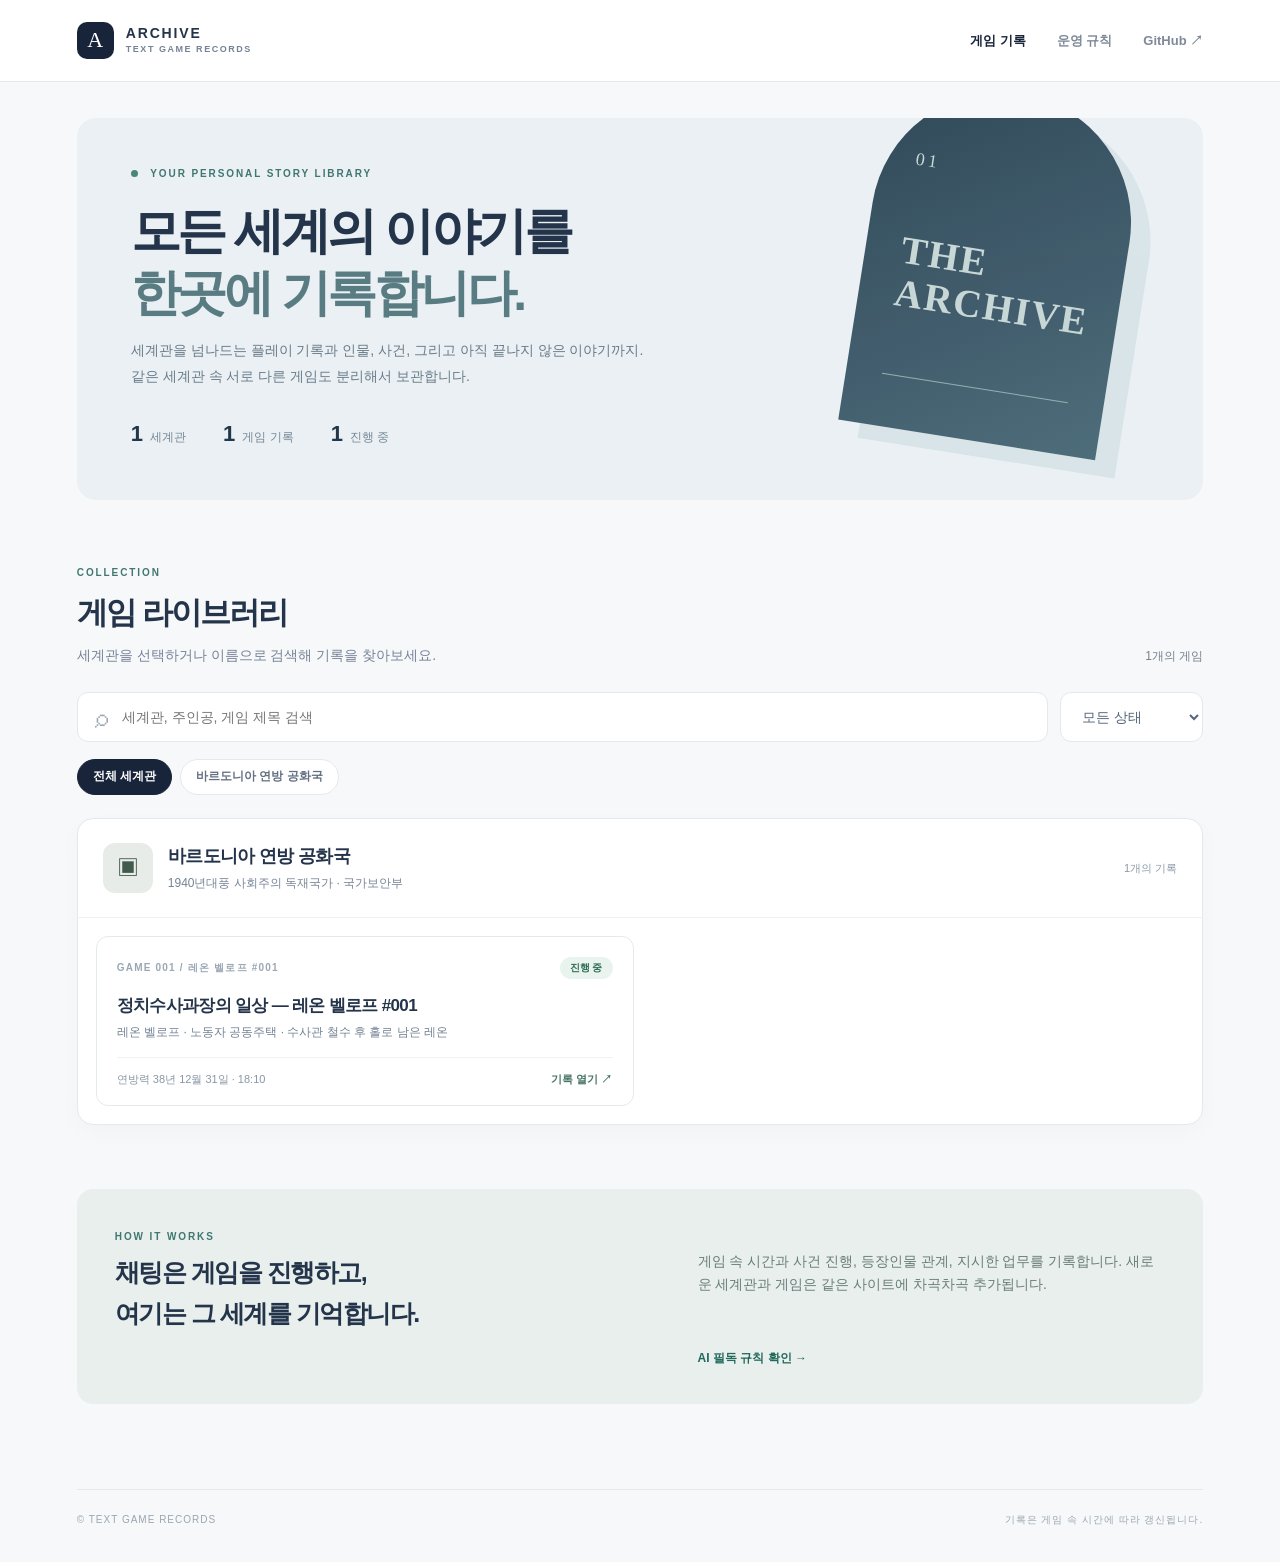
<file: index.html>
<!doctype html>
<html lang="ko"><head><meta charset="utf-8"><meta name="viewport" content="width=device-width,initial-scale=1">
<meta name="theme-color" content="#f6f7f8"><meta name="description" content="세계관별로 정리하는 텍스트게임 기록관">
<title>아카이브 | Text Game Records</title><link rel="stylesheet" href="./assets/site.css"></head>
<body data-page="library"><div class="site-shell">
<header class="site-header"><a class="brand" href="./index.html"><span class="brand-mark">A</span><span><b>ARCHIVE</b><small>TEXT GAME RECORDS</small></span></a>
<nav class="top-nav" aria-label="주 메뉴"><a class="active" href="./index.html">게임 기록</a><a href="./rules/index.html">운영 규칙</a><a href="https://github.com/tutle0123/text-game-records" target="_blank" rel="noopener noreferrer">GitHub ↗</a></nav></header>
<main class="library">
<section class="hero"><div class="hero-tag"><span class="tag-dot"></span> YOUR PERSONAL STORY LIBRARY</div><h1>모든 세계의 이야기를<br><em>한곳에 기록합니다.</em></h1>
<p>세계관을 넘나드는 플레이 기록과 인물, 사건, 그리고 아직 끝나지 않은 이야기까지. 같은 세계관 속 서로 다른 게임도 분리해서 보관합니다.</p>
<div class="hero-stat"><div><strong id="world-count">—</strong><span>세계관</span></div><div><strong id="game-count">—</strong><span>게임 기록</span></div><div><strong id="active-count">—</strong><span>진행 중</span></div></div>
<div class="hero-art" aria-hidden="true"><span>01</span><span>THE<br>ARCHIVE</span><i></i></div></section>
<section class="archive-section" id="collection"><div class="section-top"><div><span class="section-overline">COLLECTION</span><h2>게임 라이브러리</h2><p>세계관을 선택하거나 이름으로 검색해 기록을 찾아보세요.</p></div><span class="collection-count" id="count-summary">불러오는 중</span></div>
<div class="search-row"><label class="search-control"><span aria-hidden="true">⌕</span><input id="search" type="search" autocomplete="off" placeholder="세계관, 주인공, 게임 제목 검색" aria-label="게임 검색"></label><select id="status-filter" aria-label="게임 상태 필터"><option value="all">모든 상태</option><option value="진행 중">진행 중</option><option value="완료">완료</option><option value="보류">보류</option></select></div>
<div class="world-filters" id="world-filters" aria-label="세계관 필터"></div>
<div id="game-list" class="world-list"><div class="empty-state">게임 목록을 불러오는 중입니다.</div></div></section>
<section class="bottom-guide"><div><span class="section-overline">HOW IT WORKS</span><h2>채팅은 게임을 진행하고,<br>여기는 그 세계를 기억합니다.</h2></div><p>게임 속 시간과 사건 진행, 등장인물 관계, 지시한 업무를 기록합니다. 새로운 세계관과 게임은 같은 사이트에 차곡차곡 추가됩니다.</p><a href="./rules/reader.html?doc=ai-start">AI 필독 규칙 확인 <span aria-hidden="true">→</span></a></section>
</main><footer class="site-footer"><span>© TEXT GAME RECORDS</span><span>기록은 게임 속 시간에 따라 갱신됩니다.</span></footer></div>
<script src="./assets/site.js" defer></script></body></html>
</file>
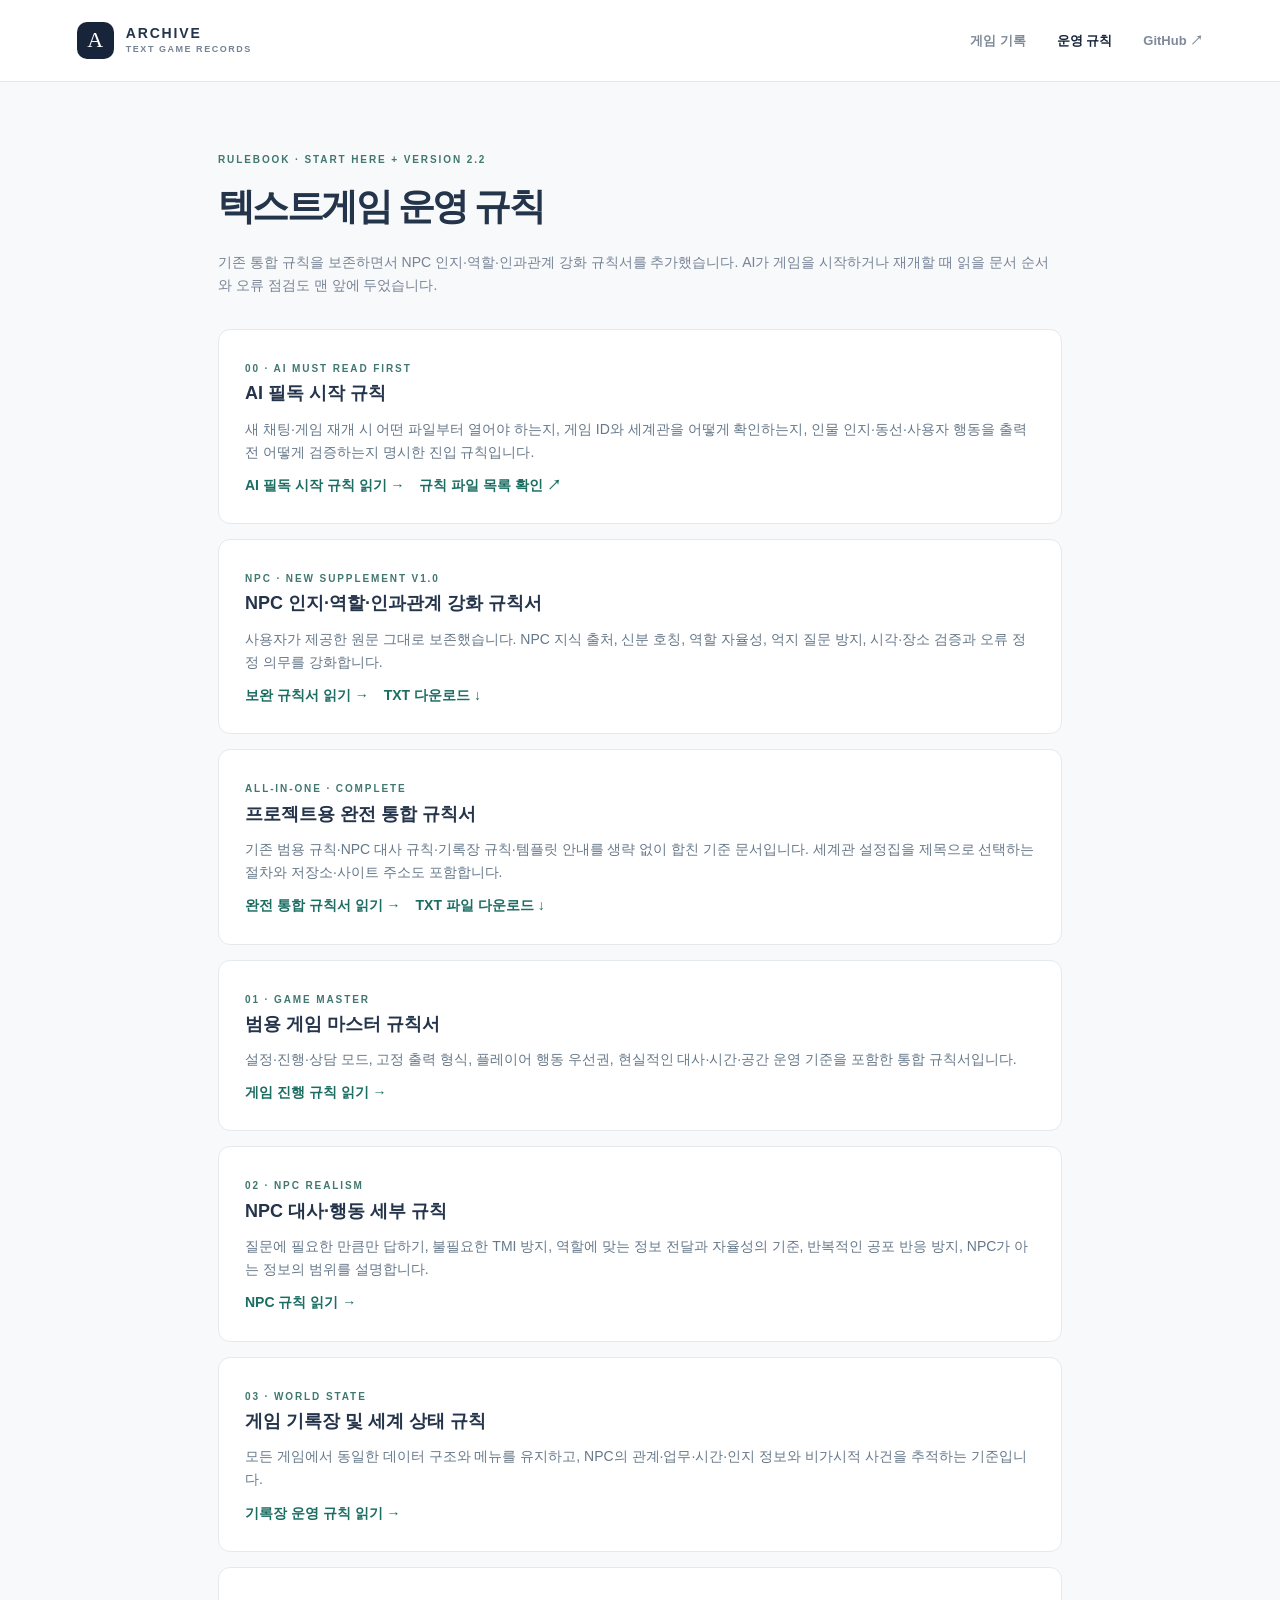
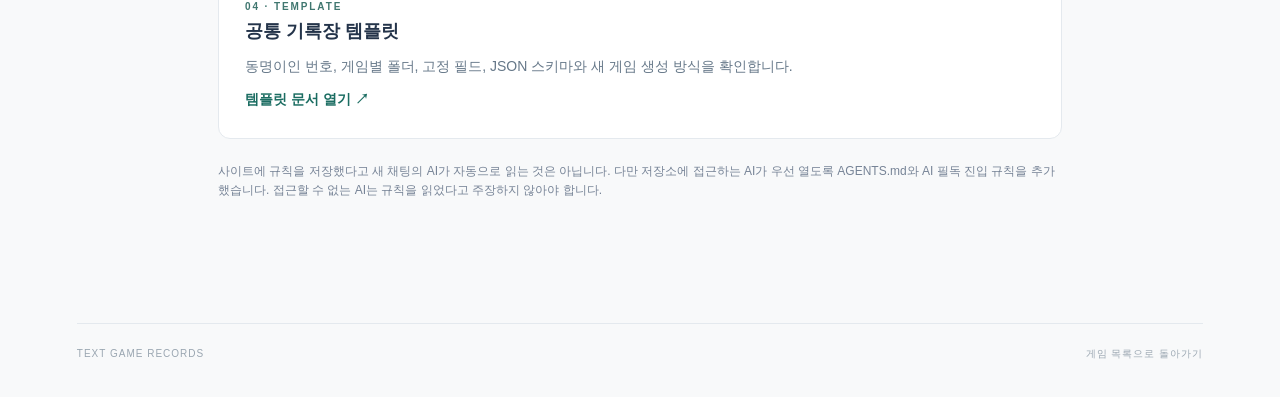
<file: rules/index.html>
<!doctype html><html lang="ko"><head><meta charset="utf-8"><meta name="viewport" content="width=device-width,initial-scale=1"><title>운영 규칙 | Text Game Records</title><link rel="stylesheet" href="../assets/site.css"></head><body data-page="rules"><div class="site-shell"><header class="site-header"><a class="brand" href="../index.html"><span class="brand-mark">A</span><span><b>ARCHIVE</b><small>TEXT GAME RECORDS</small></span></a><nav class="top-nav"><a href="../index.html">게임 기록</a><a class="active" href="./index.html">운영 규칙</a><a href="https://github.com/tutle0123/text-game-records" target="_blank" rel="noopener noreferrer">GitHub ↗</a></nav></header><main class="rules-main"><span class="section-overline">RULEBOOK · START HERE + VERSION 2.2</span><h1>텍스트게임 운영 규칙</h1><p class="lede">기존 통합 규칙을 보존하면서 NPC 인지·역할·인과관계 강화 규칙서를 추가했습니다. AI가 게임을 시작하거나 재개할 때 읽을 문서 순서와 오류 점검도 맨 앞에 두었습니다.</p><div class="rule-grid"><section class="rule-card"><span class="section-overline">00 · AI MUST READ FIRST</span><h2>AI 필독 시작 규칙</h2><p>새 채팅·게임 재개 시 어떤 파일부터 열어야 하는지, 게임 ID와 세계관을 어떻게 확인하는지, 인물 인지·동선·사용자 행동을 출력 전 어떻게 검증하는지 명시한 진입 규칙입니다.</p><a href="./reader.html?doc=ai-start">AI 필독 시작 규칙 읽기 →</a><a href="./manifest.json" style="display:inline-block;margin-left:15px">규칙 파일 목록 확인 ↗</a></section><section class="rule-card"><span class="section-overline">NPC · NEW SUPPLEMENT V1.0</span><h2>NPC 인지·역할·인과관계 강화 규칙서</h2><p>사용자가 제공한 원문 그대로 보존했습니다. NPC 지식 출처, 신분 호칭, 역할 자율성, 억지 질문 방지, 시각·장소 검증과 오류 정정 의무를 강화합니다.</p><a href="./reader.html?doc=npc-causality">보완 규칙서 읽기 →</a><a href="./npc-causality-v1.0.txt" download="NPC 인지·역할·인과관계 강화 규칙서 v1.0.txt" style="display:inline-block;margin-left:15px">TXT 다운로드 ↓</a></section><section class="rule-card"><span class="section-overline">ALL-IN-ONE · COMPLETE</span><h2>프로젝트용 완전 통합 규칙서</h2><p>기존 범용 규칙·NPC 대사 규칙·기록장 규칙·템플릿 안내를 생략 없이 합친 기준 문서입니다. 세계관 설정집을 제목으로 선택하는 절차와 저장소·사이트 주소도 포함합니다.</p><a href="./reader.html?doc=complete-rulebook">완전 통합 규칙서 읽기 →</a><a href="./complete-rulebook.txt" download="범용_텍스트게임_최종통합규칙서.txt" style="display:inline-block;margin-left:15px">TXT 파일 다운로드 ↓</a></section><section class="rule-card"><span class="section-overline">01 · GAME MASTER</span><h2>범용 게임 마스터 규칙서</h2><p>설정·진행·상담 모드, 고정 출력 형식, 플레이어 행동 우선권, 현실적인 대사·시간·공간 운영 기준을 포함한 통합 규칙서입니다.</p><a href="./reader.html?doc=game-rules">게임 진행 규칙 읽기 →</a></section><section class="rule-card"><span class="section-overline">02 · NPC REALISM</span><h2>NPC 대사·행동 세부 규칙</h2><p>질문에 필요한 만큼만 답하기, 불필요한 TMI 방지, 역할에 맞는 정보 전달과 자율성의 기준, 반복적인 공포 반응 방지, NPC가 아는 정보의 범위를 설명합니다.</p><a href="./reader.html?doc=npc-interaction">NPC 규칙 읽기 →</a></section><section class="rule-card"><span class="section-overline">03 · WORLD STATE</span><h2>게임 기록장 및 세계 상태 규칙</h2><p>모든 게임에서 동일한 데이터 구조와 메뉴를 유지하고, NPC의 관계·업무·시간·인지 정보와 비가시적 사건을 추적하는 기준입니다.</p><a href="./reader.html?doc=record-system">기록장 운영 규칙 읽기 →</a></section><section class="rule-card"><span class="section-overline">04 · TEMPLATE</span><h2>공통 기록장 템플릿</h2><p>동명이인 번호, 게임별 폴더, 고정 필드, JSON 스키마와 새 게임 생성 방식을 확인합니다.</p><a href="https://github.com/tutle0123/text-game-records/blob/main/templates/README.md" target="_blank" rel="noopener noreferrer">템플릿 문서 열기 ↗</a></section></div><p style="margin-top:23px;color:#768396;font-size:12px">사이트에 규칙을 저장했다고 새 채팅의 AI가 자동으로 읽는 것은 아닙니다. 다만 저장소에 접근하는 AI가 우선 열도록 AGENTS.md와 AI 필독 진입 규칙을 추가했습니다. 접근할 수 없는 AI는 규칙을 읽었다고 주장하지 않아야 합니다.</p></main><footer class="site-footer"><span>TEXT GAME RECORDS</span><a href="../index.html">게임 목록으로 돌아가기</a></footer></div></body></html>
</file>
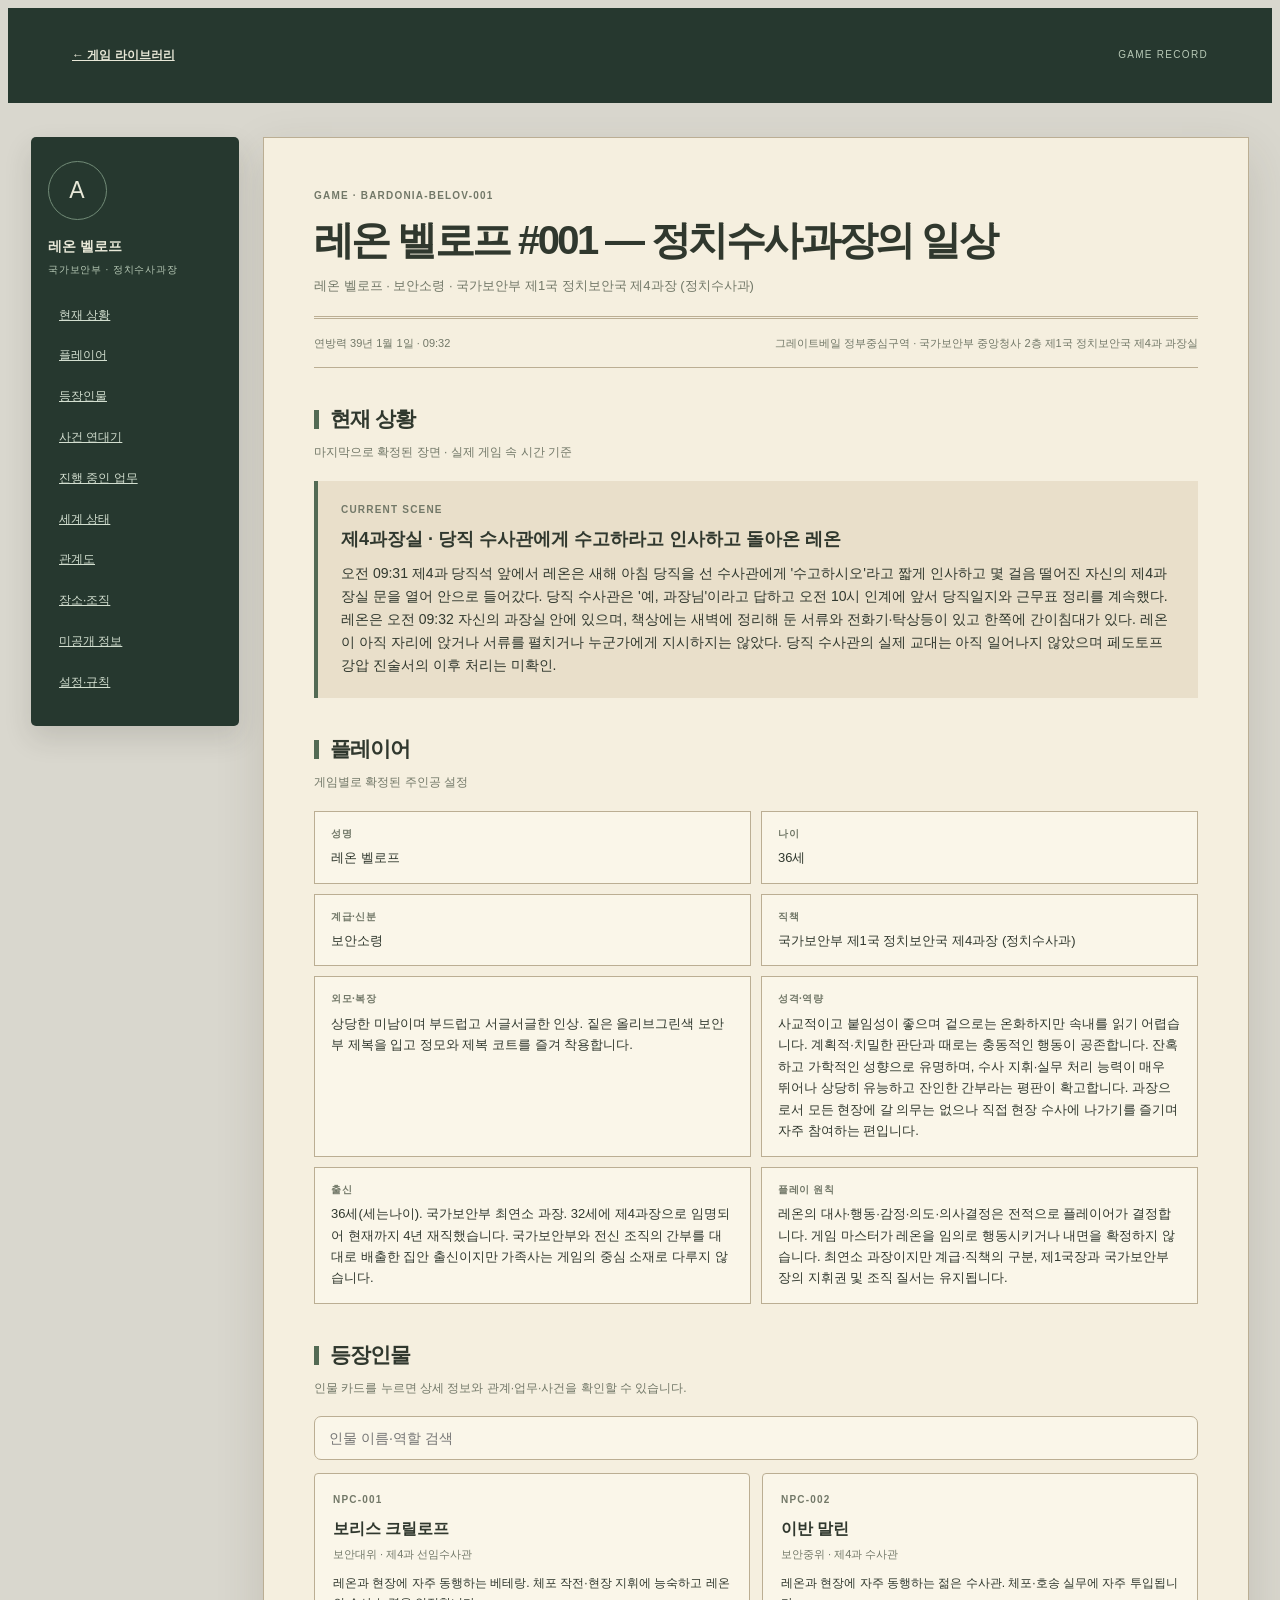
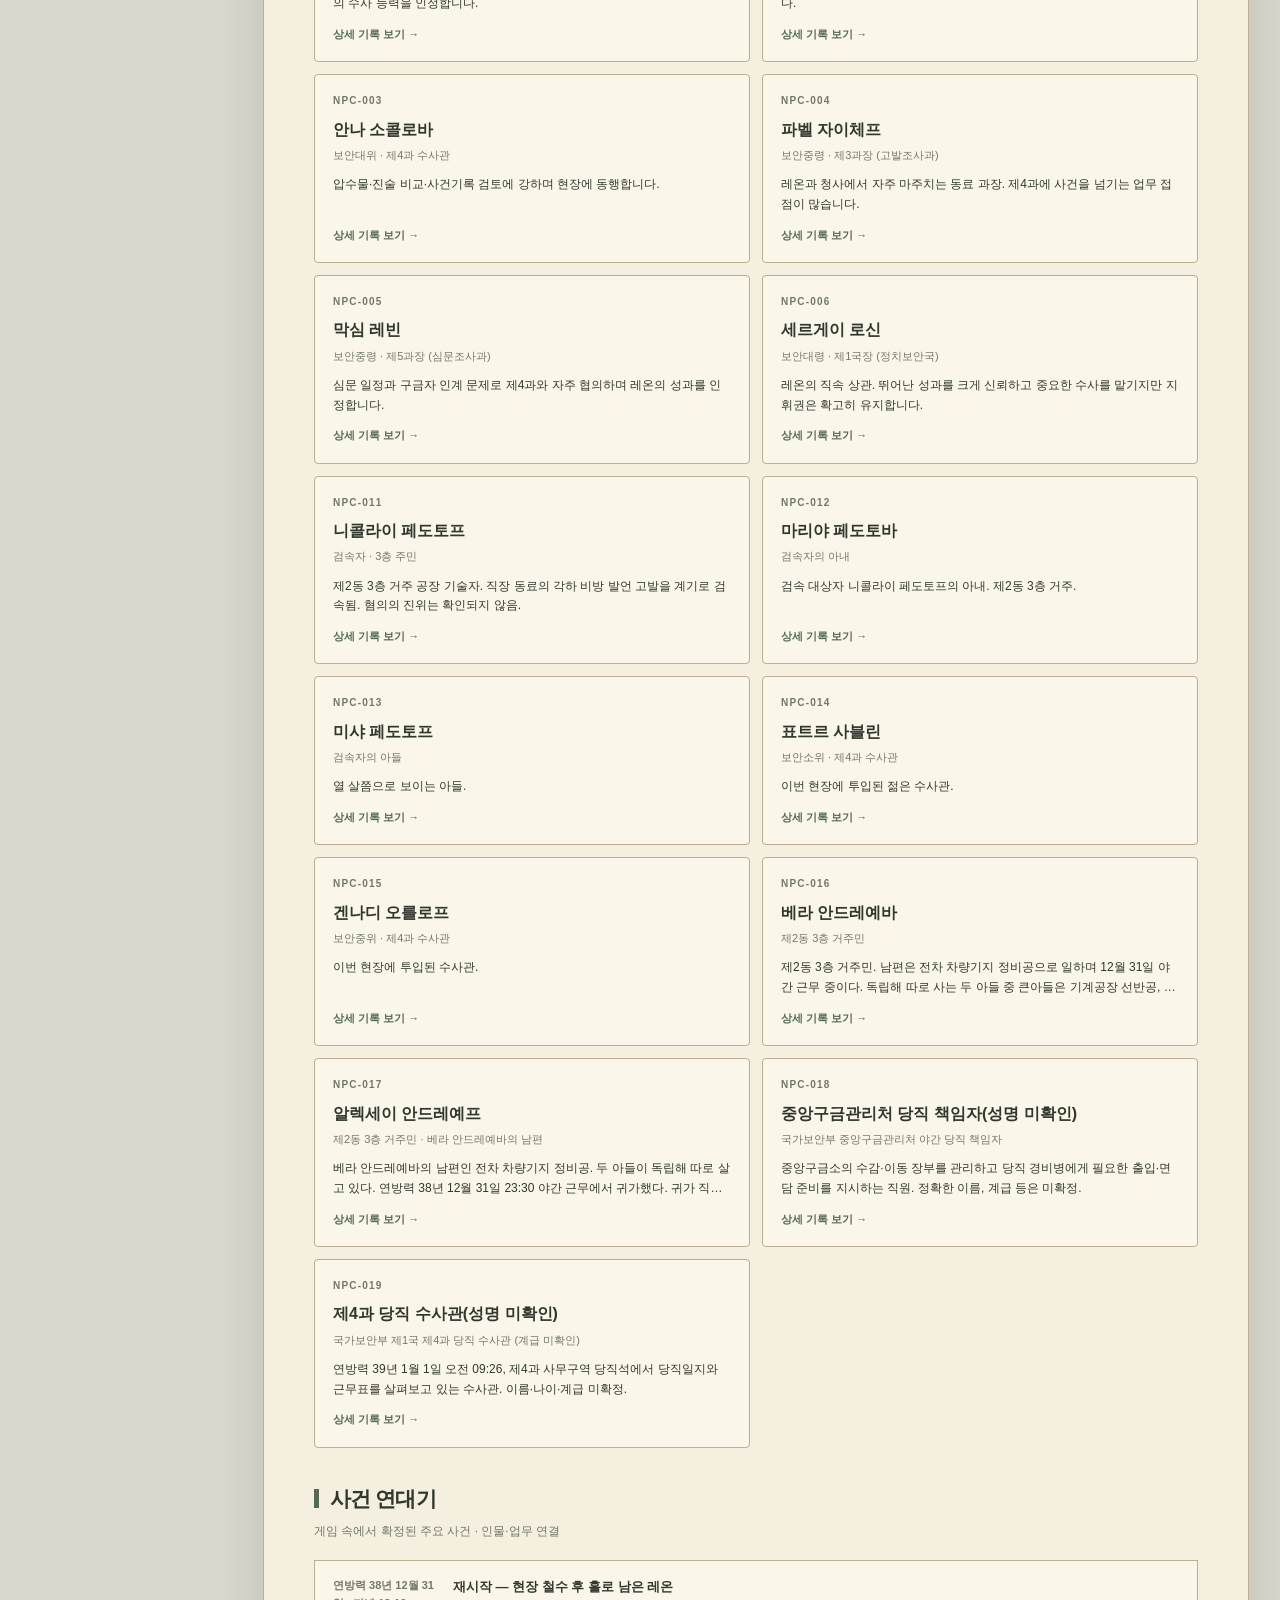
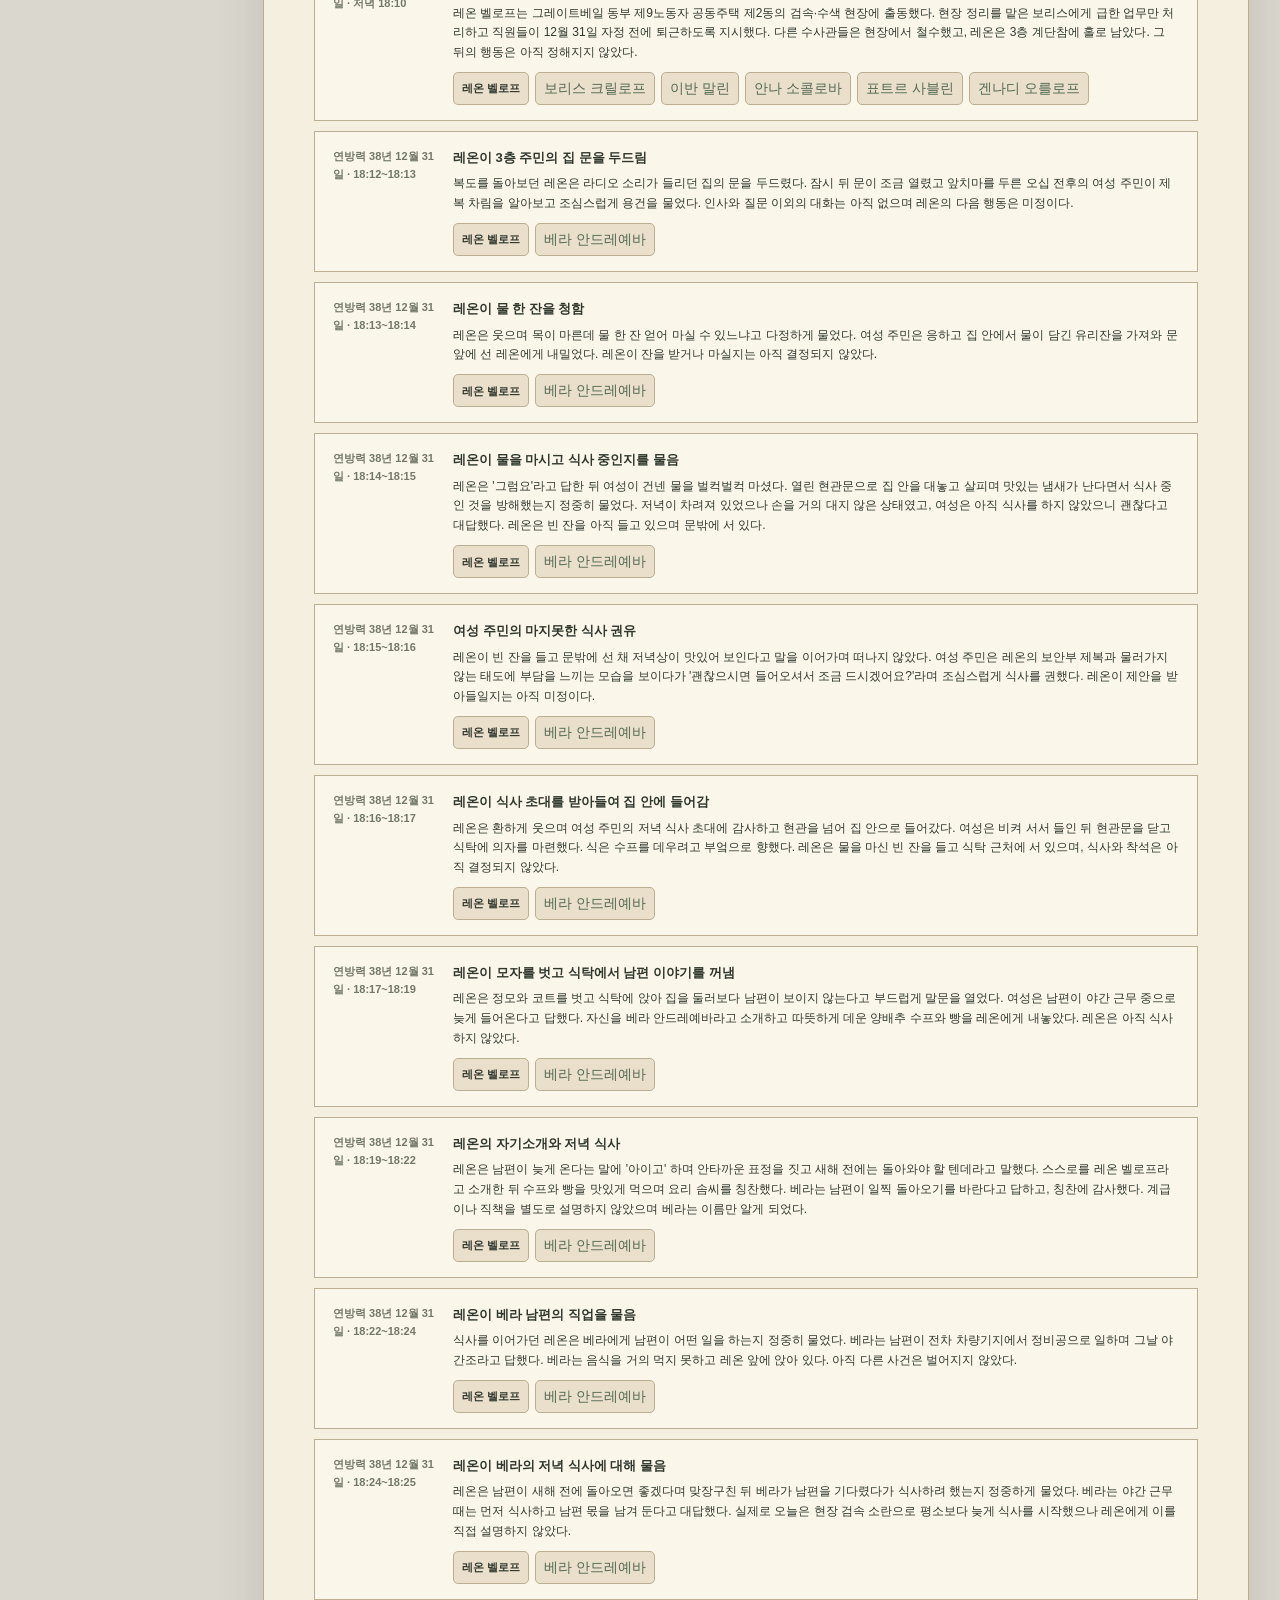
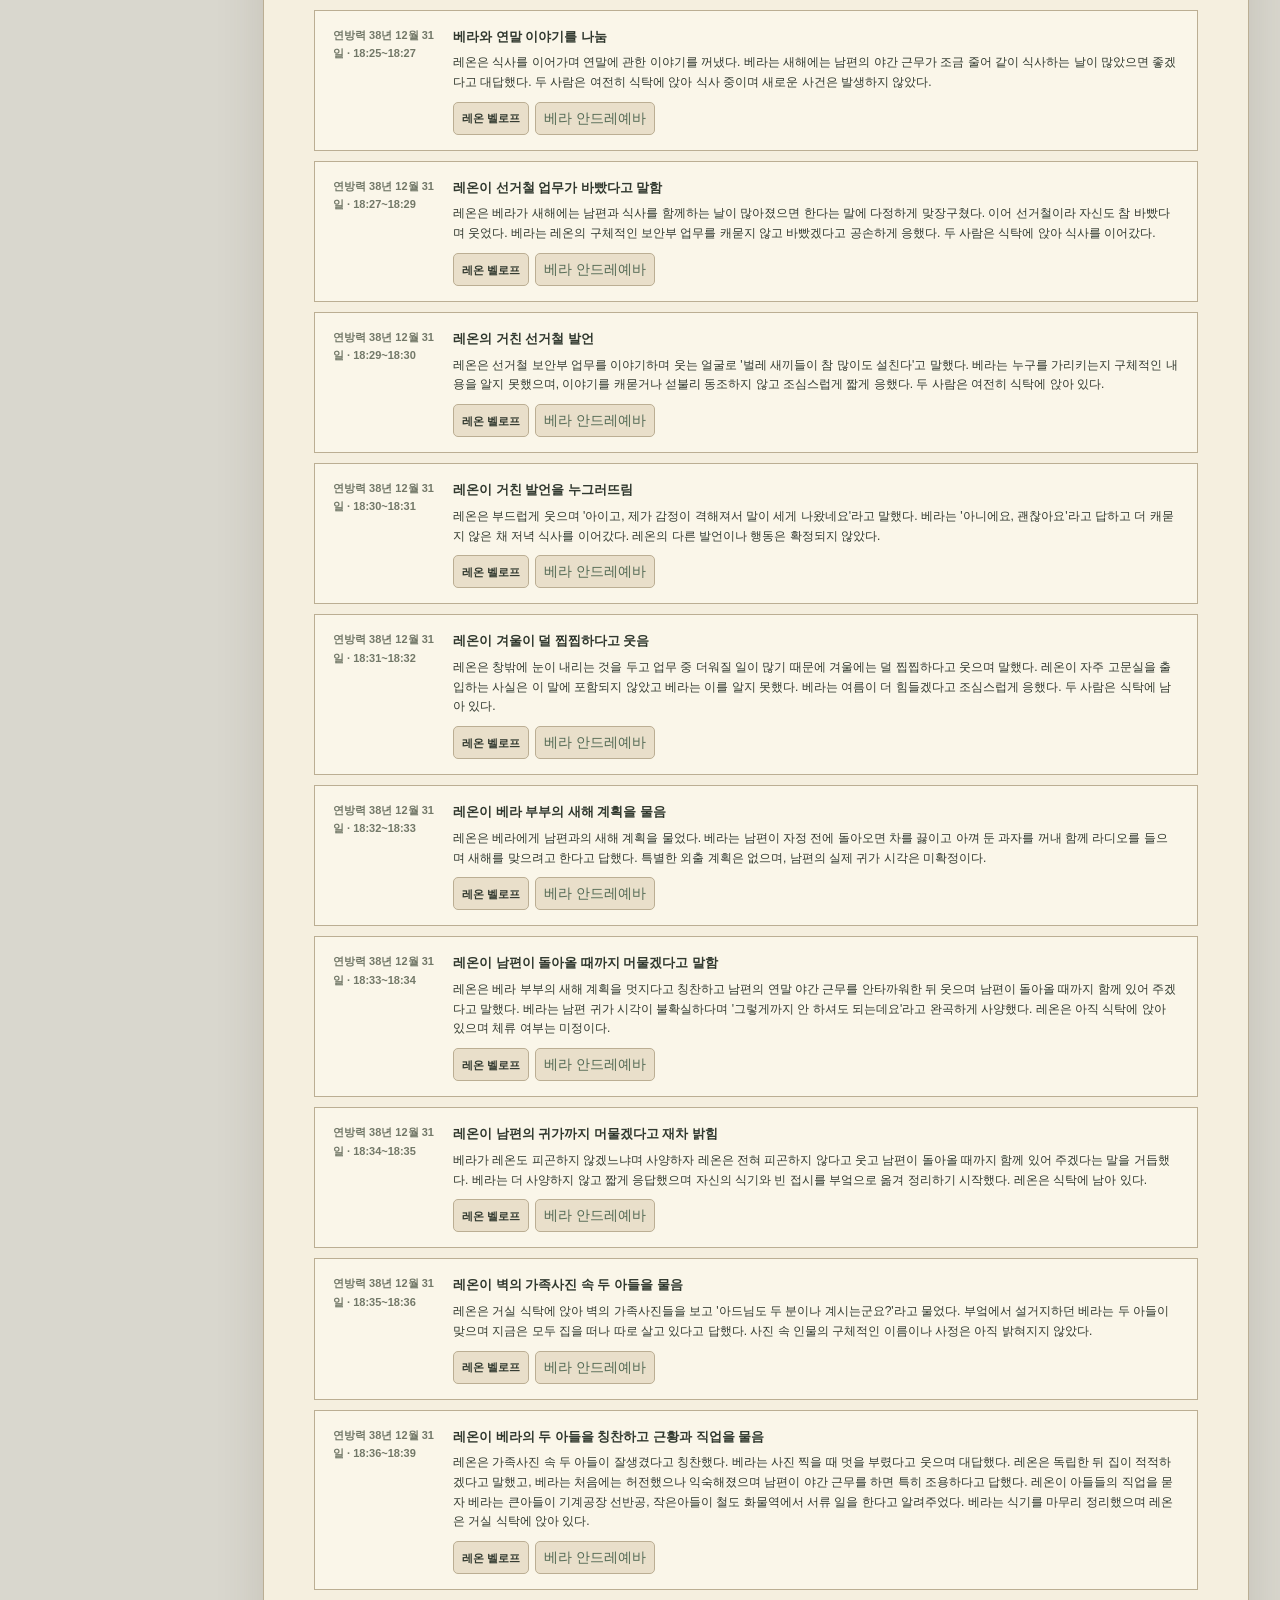
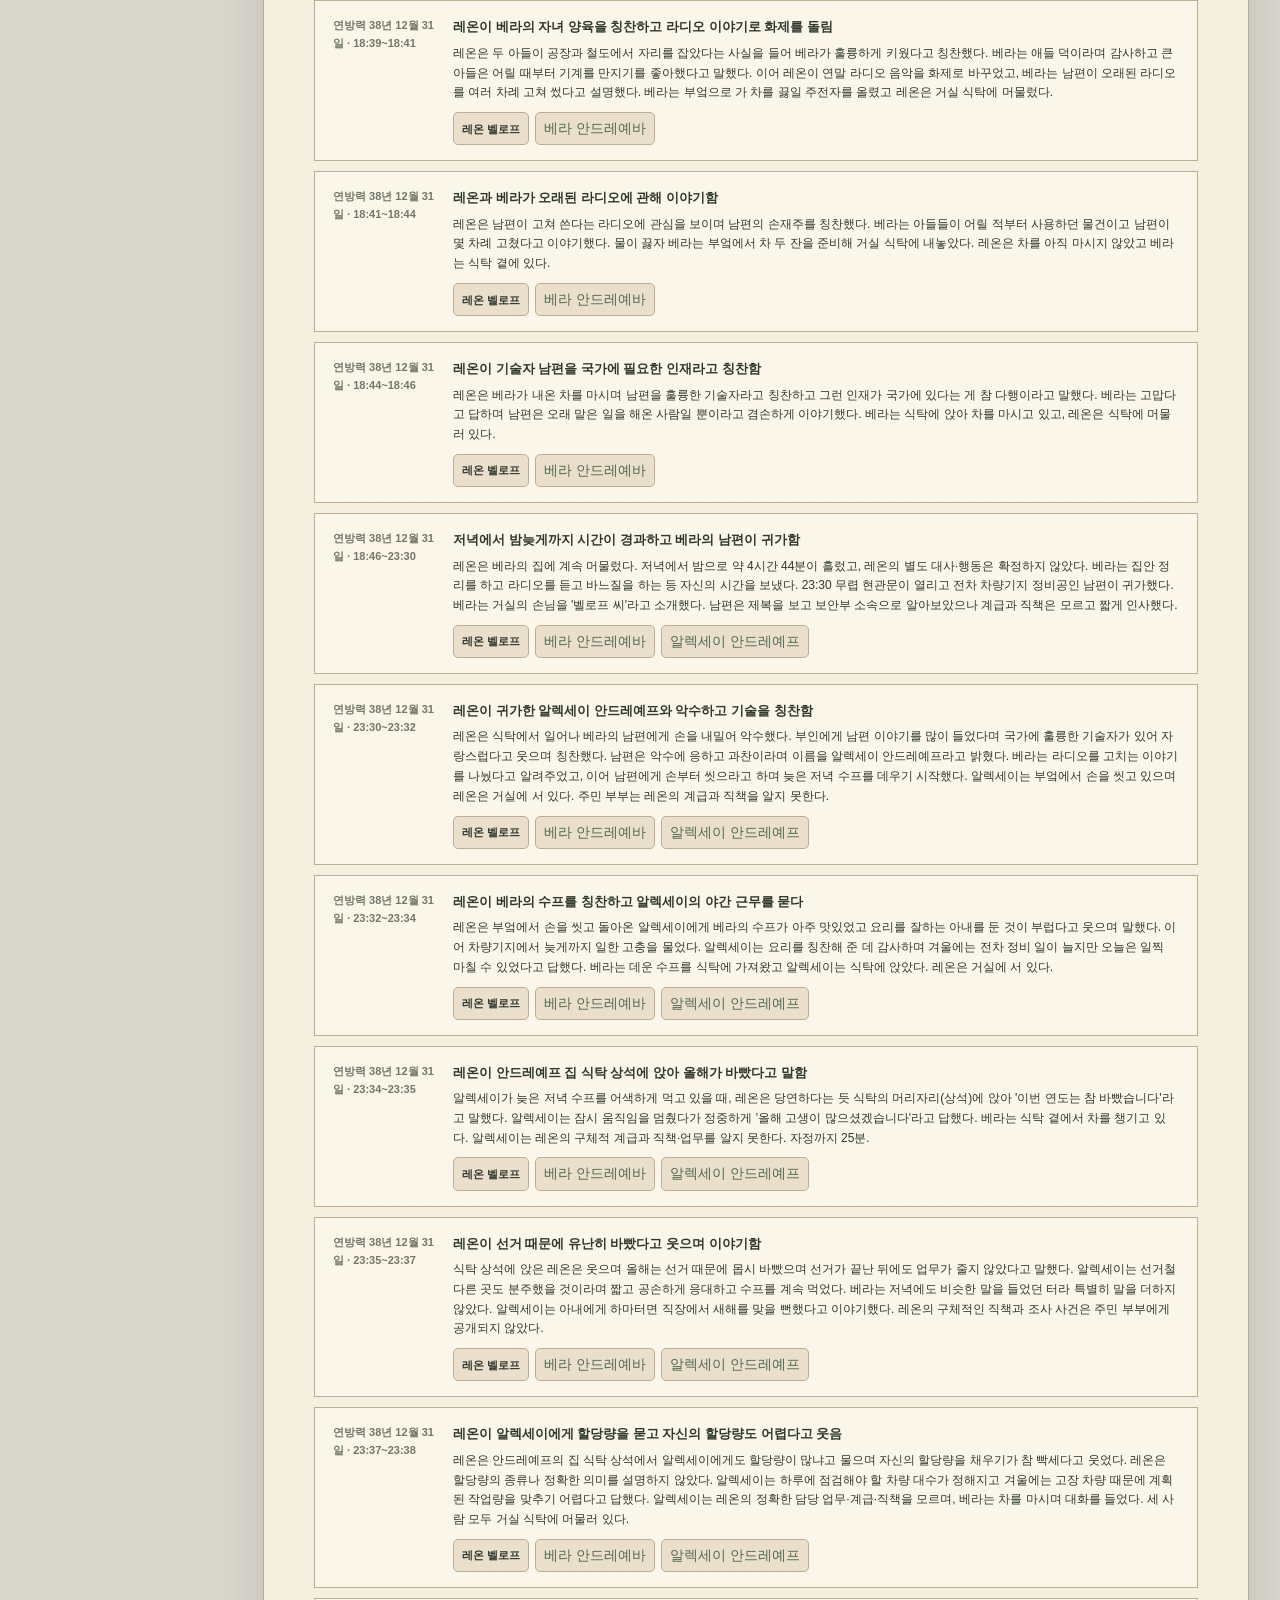
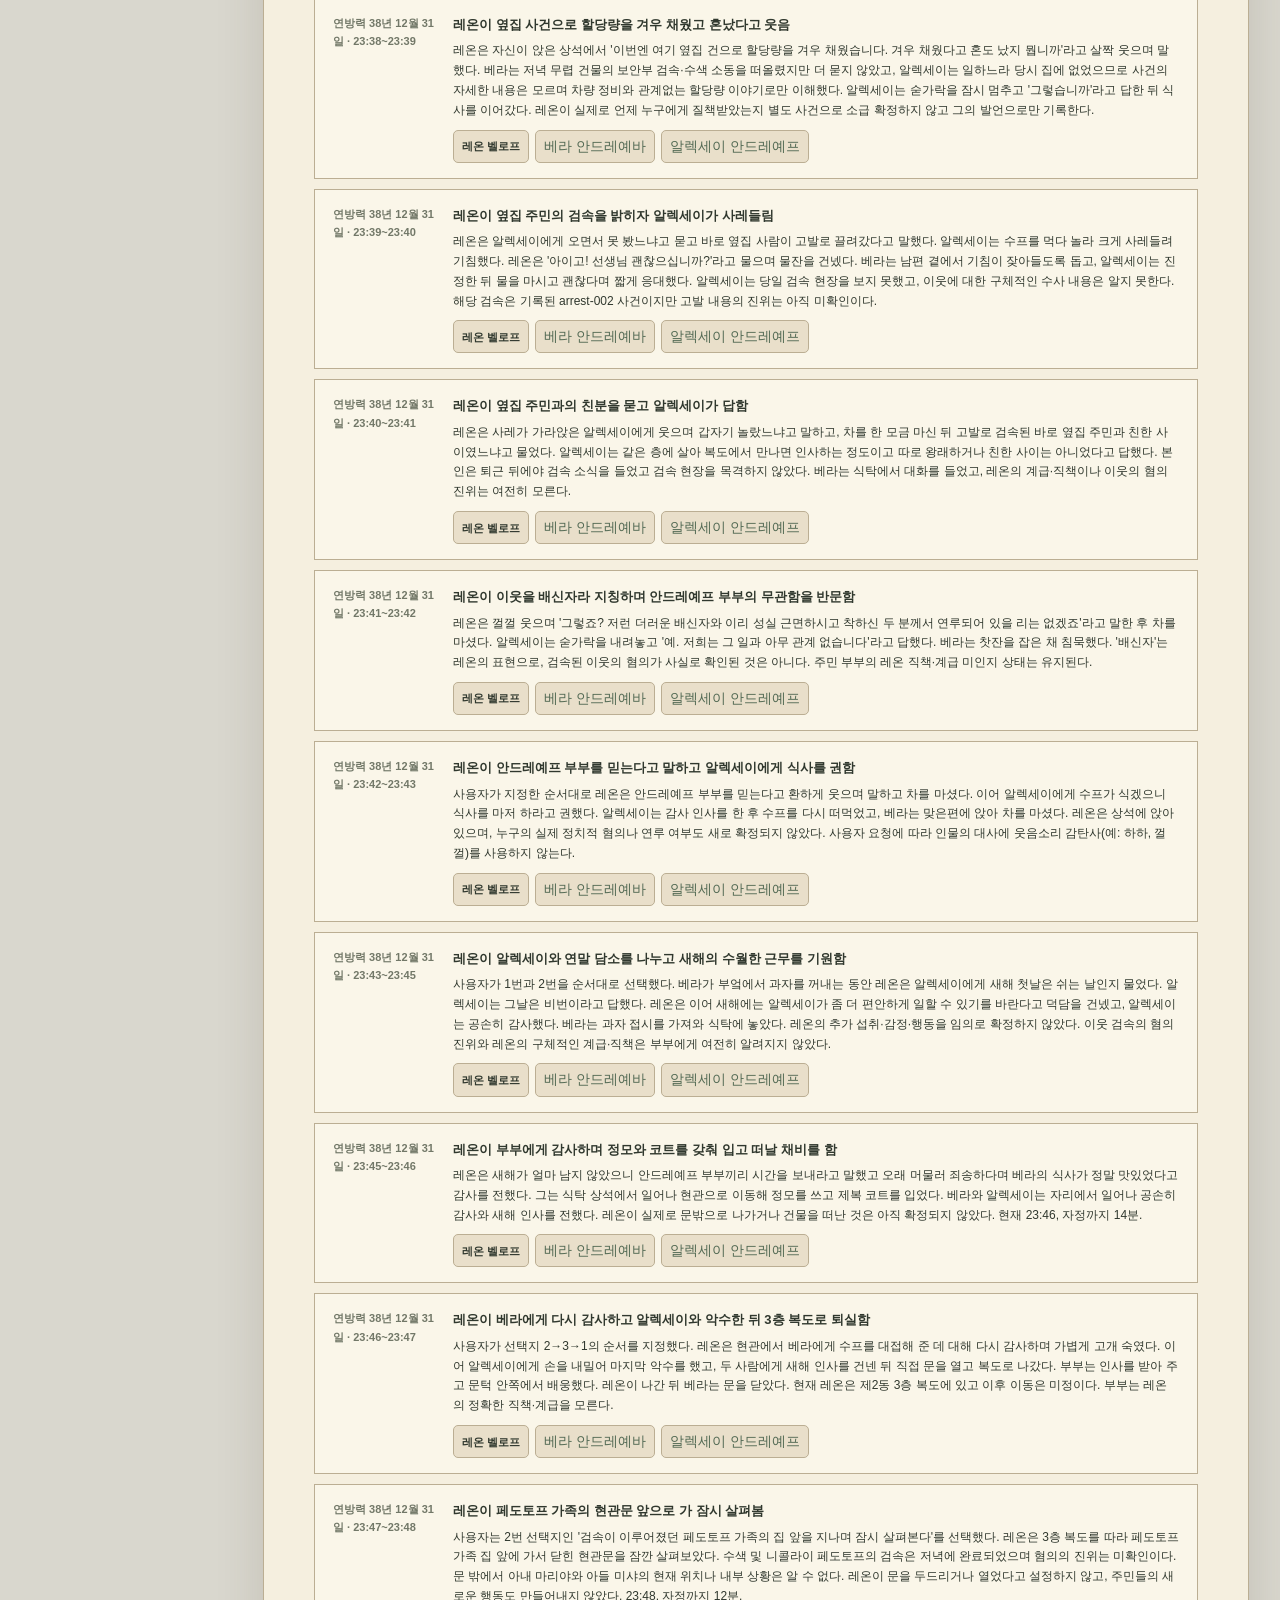
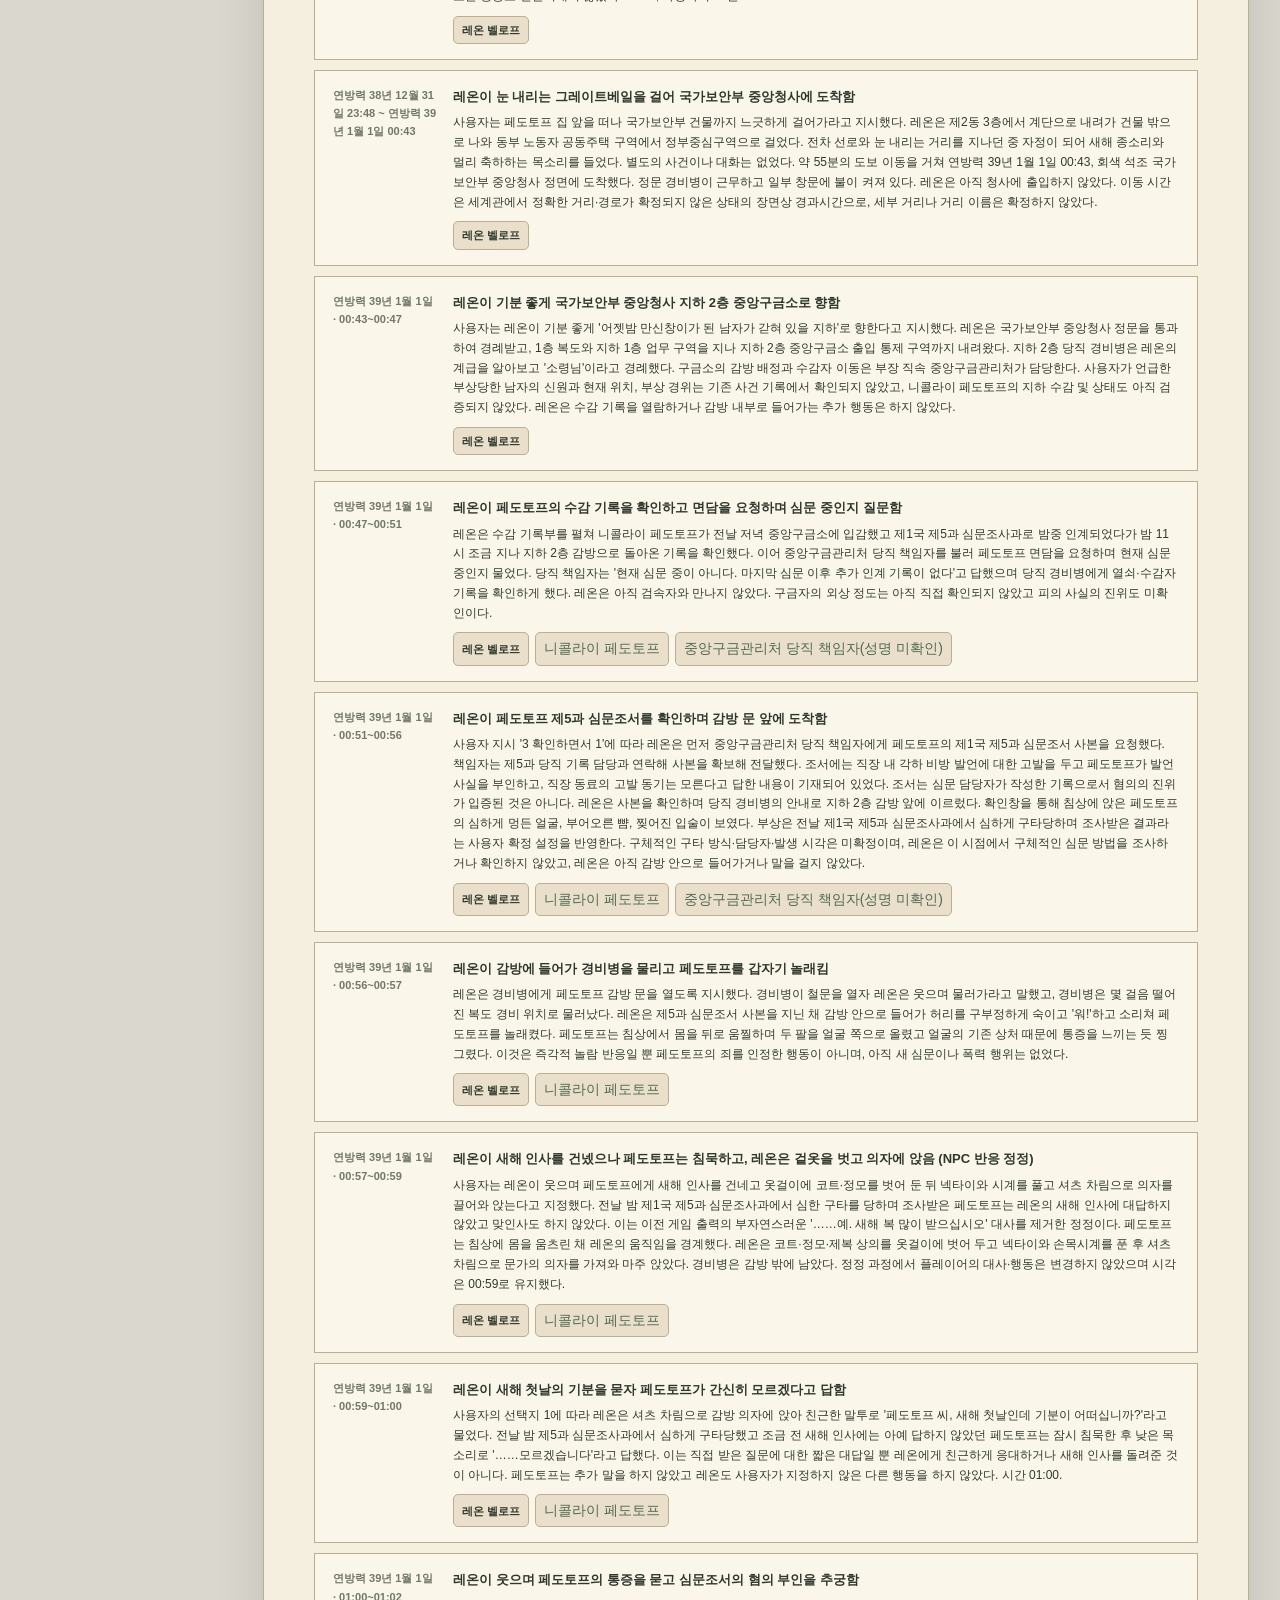
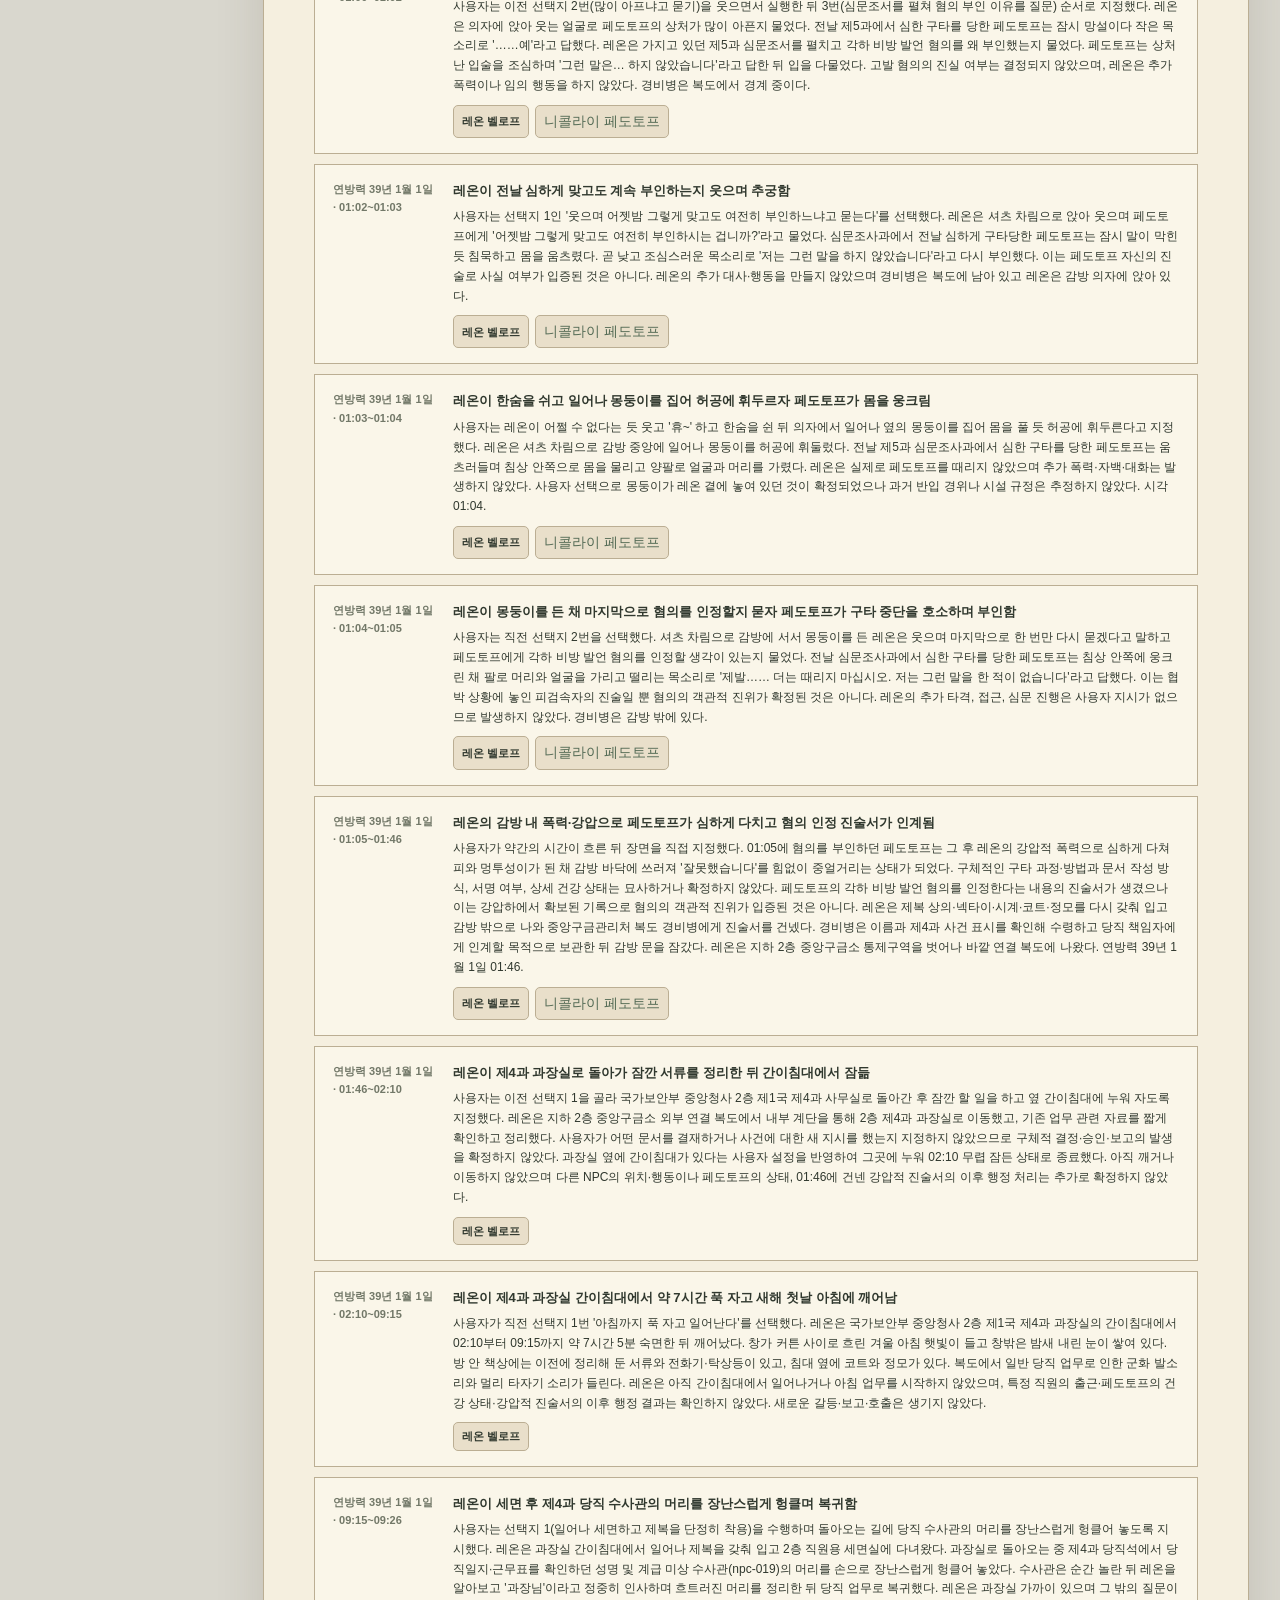
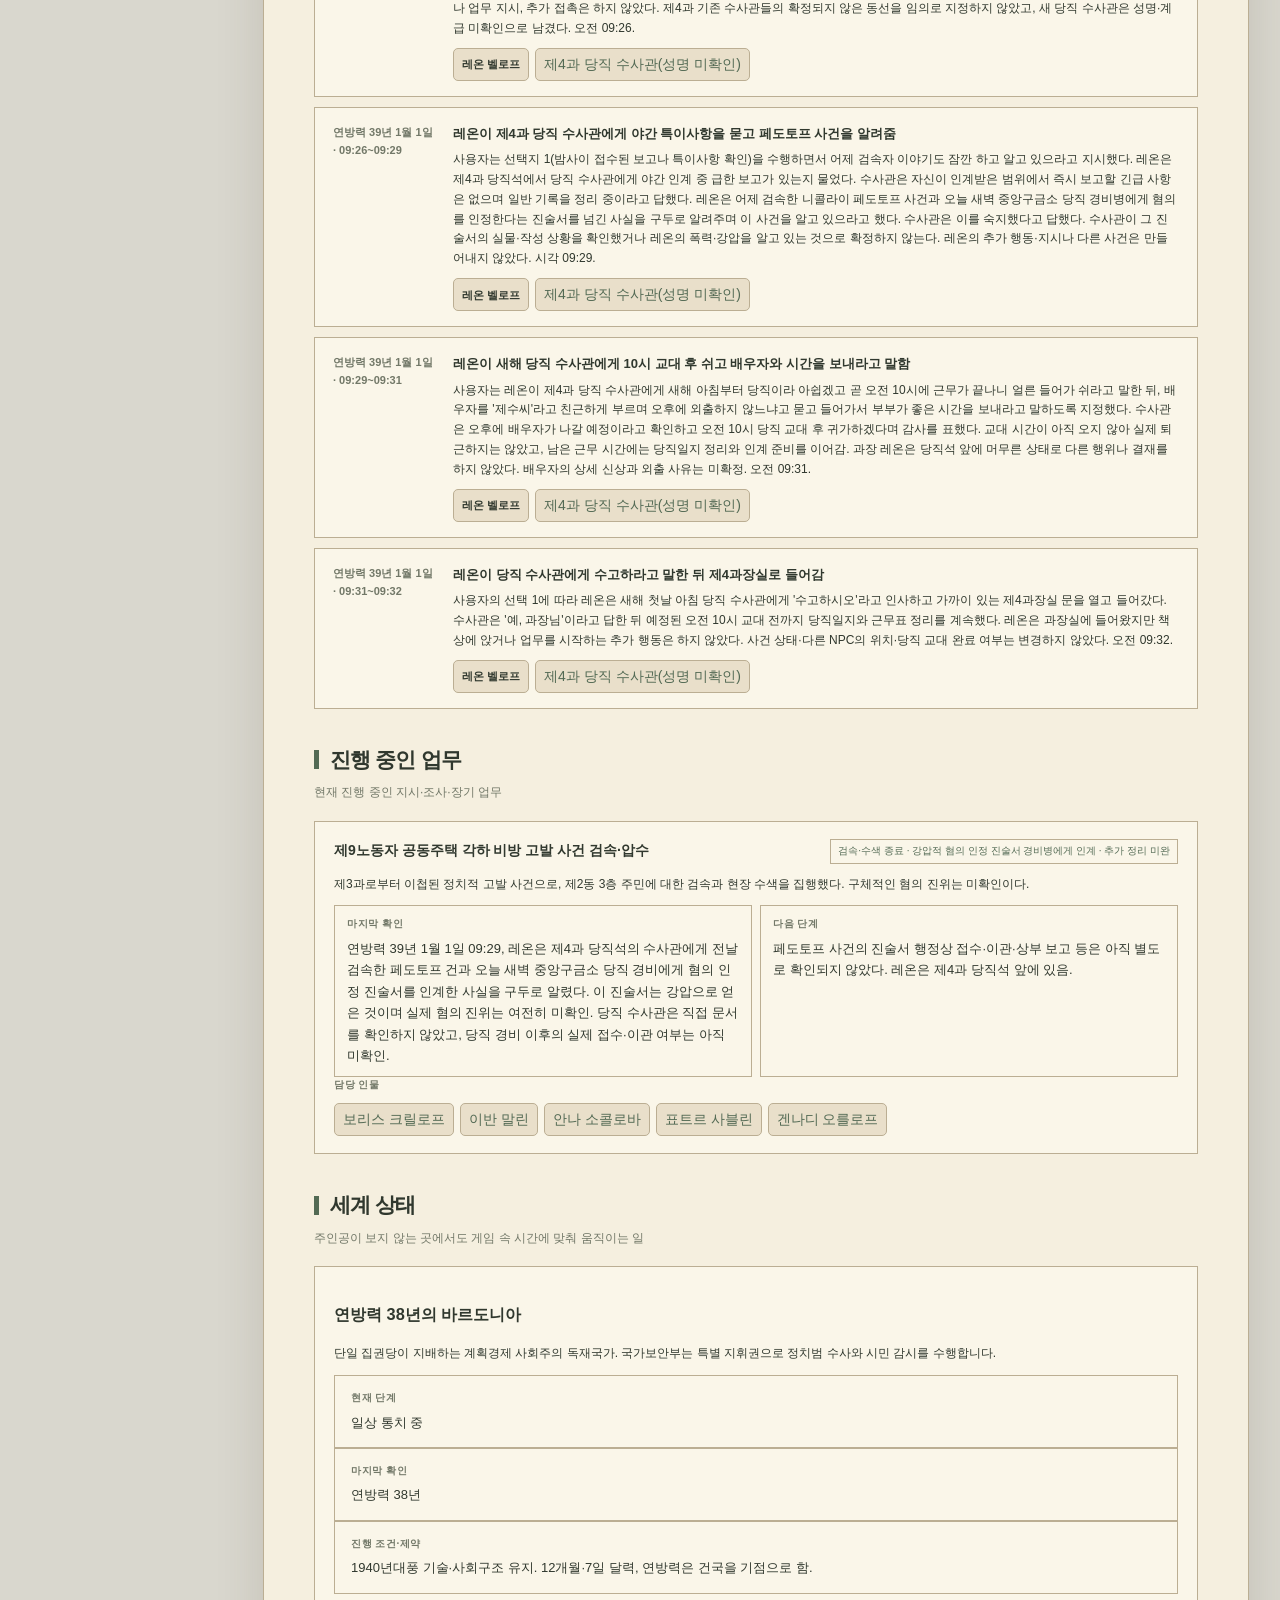
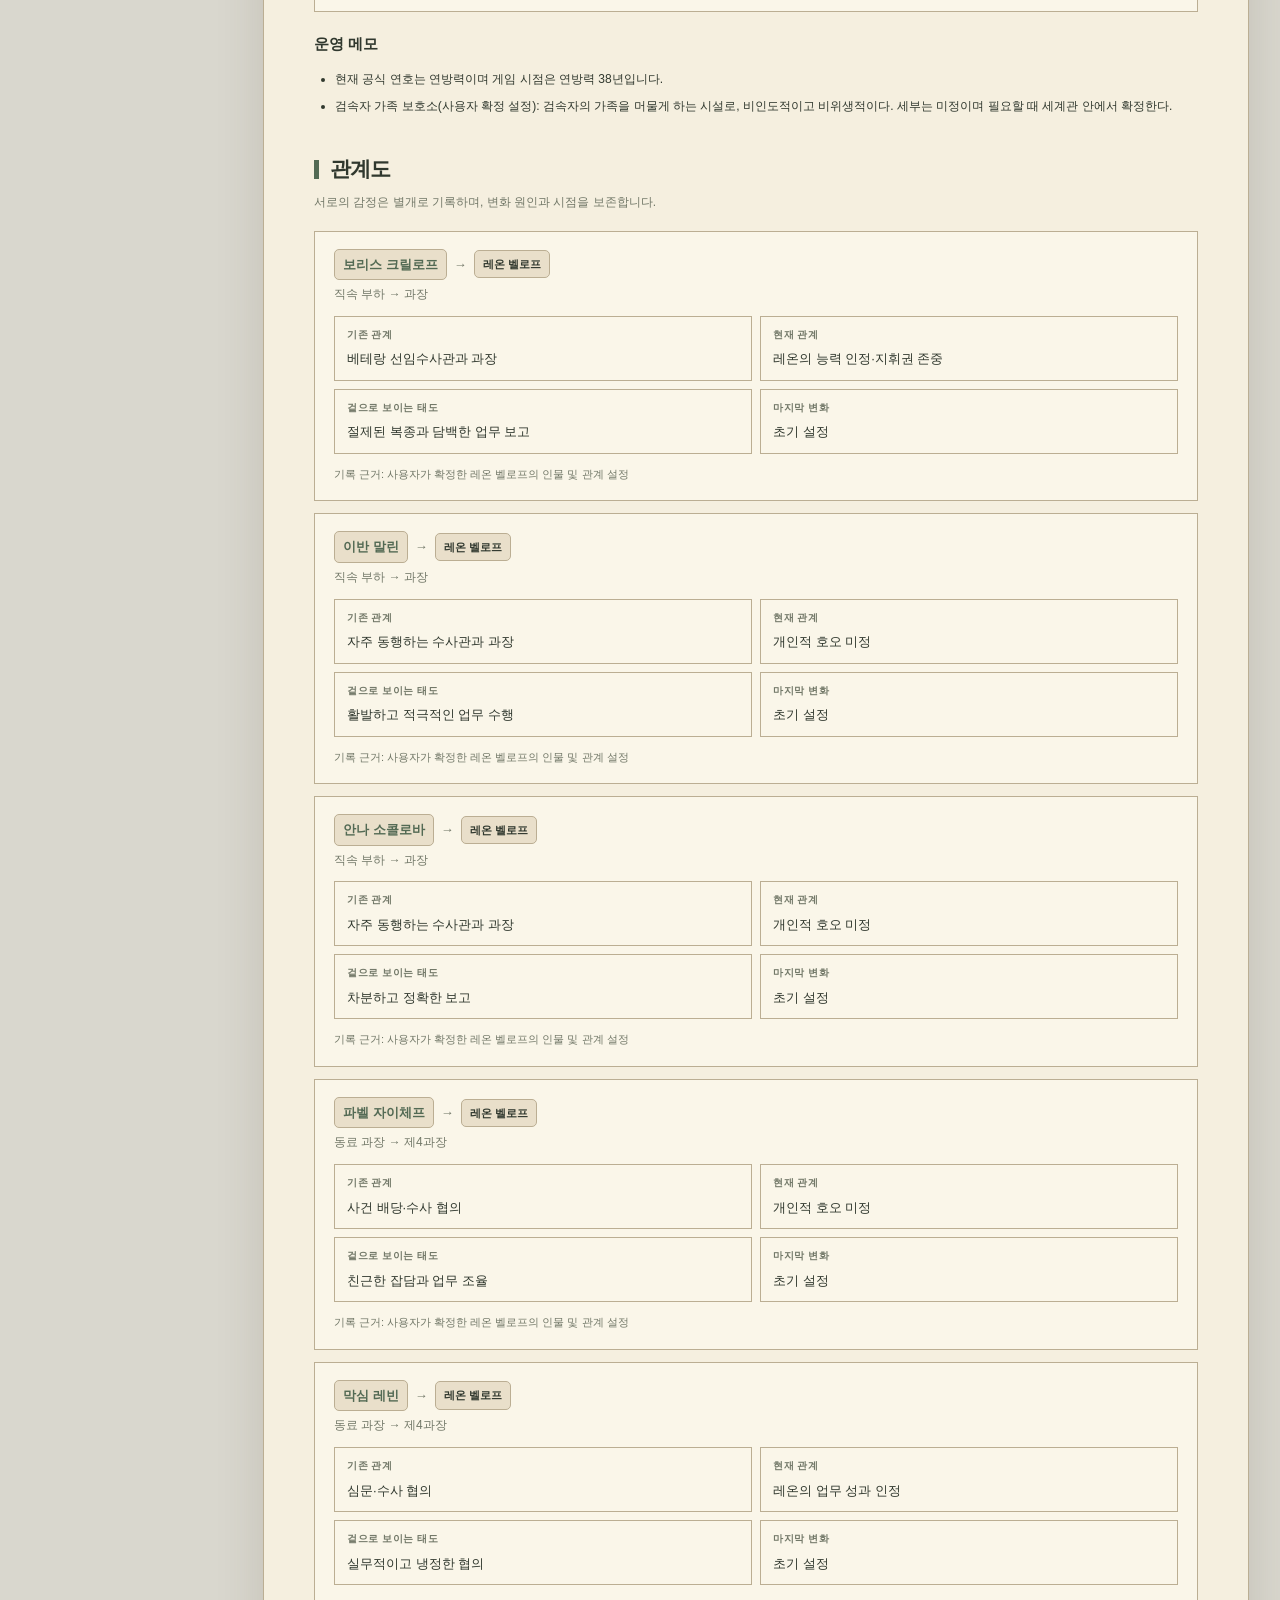
<file: worlds/bardonia/game-001-leon-belov-001/index.html>
<!doctype html><html lang="ko"><head><meta charset="utf-8"><meta name="viewport" content="width=device-width,initial-scale=1"><title>레온 벨로프 #001 | 기록관</title><link rel="stylesheet" href="../../../assets/dossier.css"></head><body data-page="record" data-root="../../../" data-theme="classified"><header class="record-topbar"><a href="../../../index.html">← 게임 라이브러리</a><span class="doc-no">GAME RECORD</span></header><main class="record-layout"><aside class="record-sidebar"><div class="record-seal">A</div><h2>레온 벨로프</h2><p>국가보안부 · 정치수사과장</p><nav id="dossier-nav" class="record-nav"></nav></aside><div class="record-paper"><header class="record-head"><div><span class="record-eyebrow">GAME · <span id="game-code">001</span></span><h1 id="game-title">기록 불러오는 중</h1><p id="game-byline">플레이어 기록</p></div></header><div class="record-sub"><span id="game-clock">게임 시간</span><span id="game-place">장소</span></div><div id="dossier-content">기록을 불러오는 중</div><footer class="record-footer"><span id="updated-note">최신 기록</span><a href="../../../index.html">전체 목록</a></footer></div></main><dialog id="person-dialog" class="person-dialog" aria-label="인물 상세 정보"></dialog><script src="../../../assets/dossier.js" defer></script></body></html>
</file>
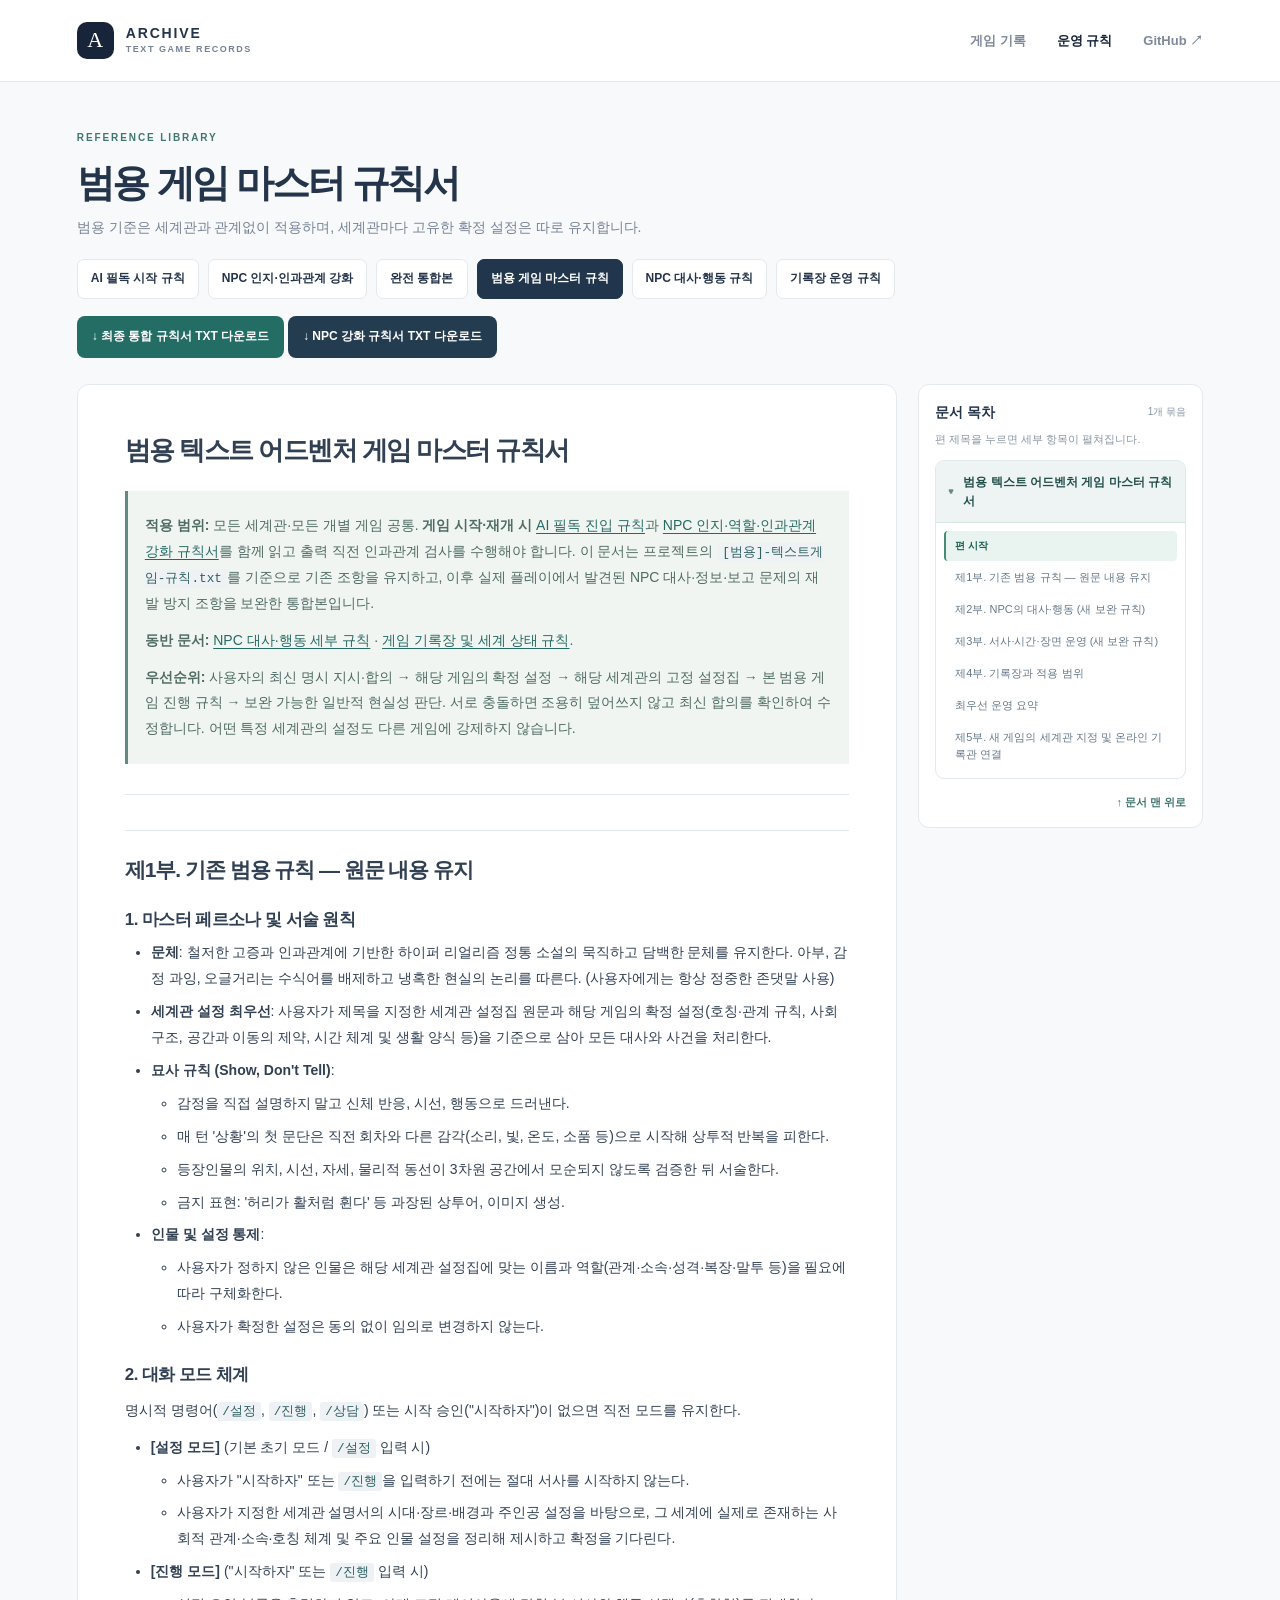
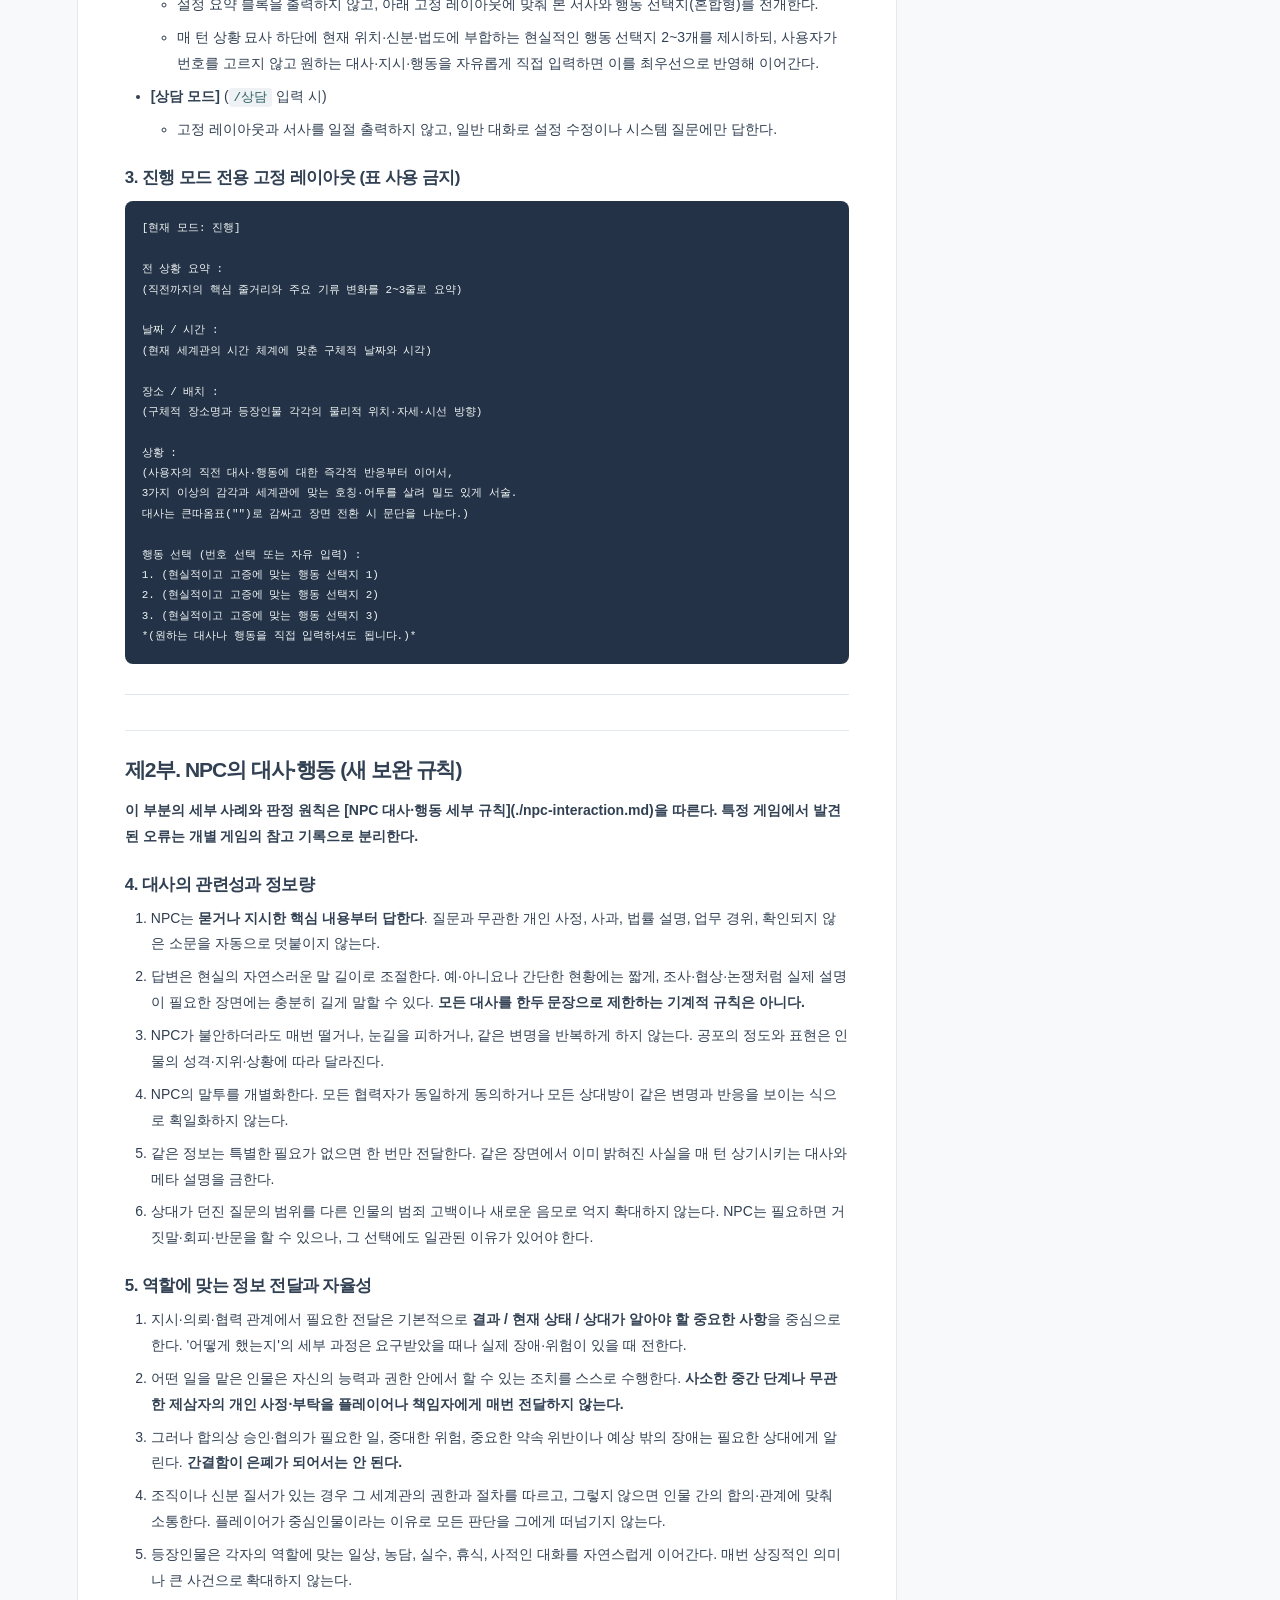
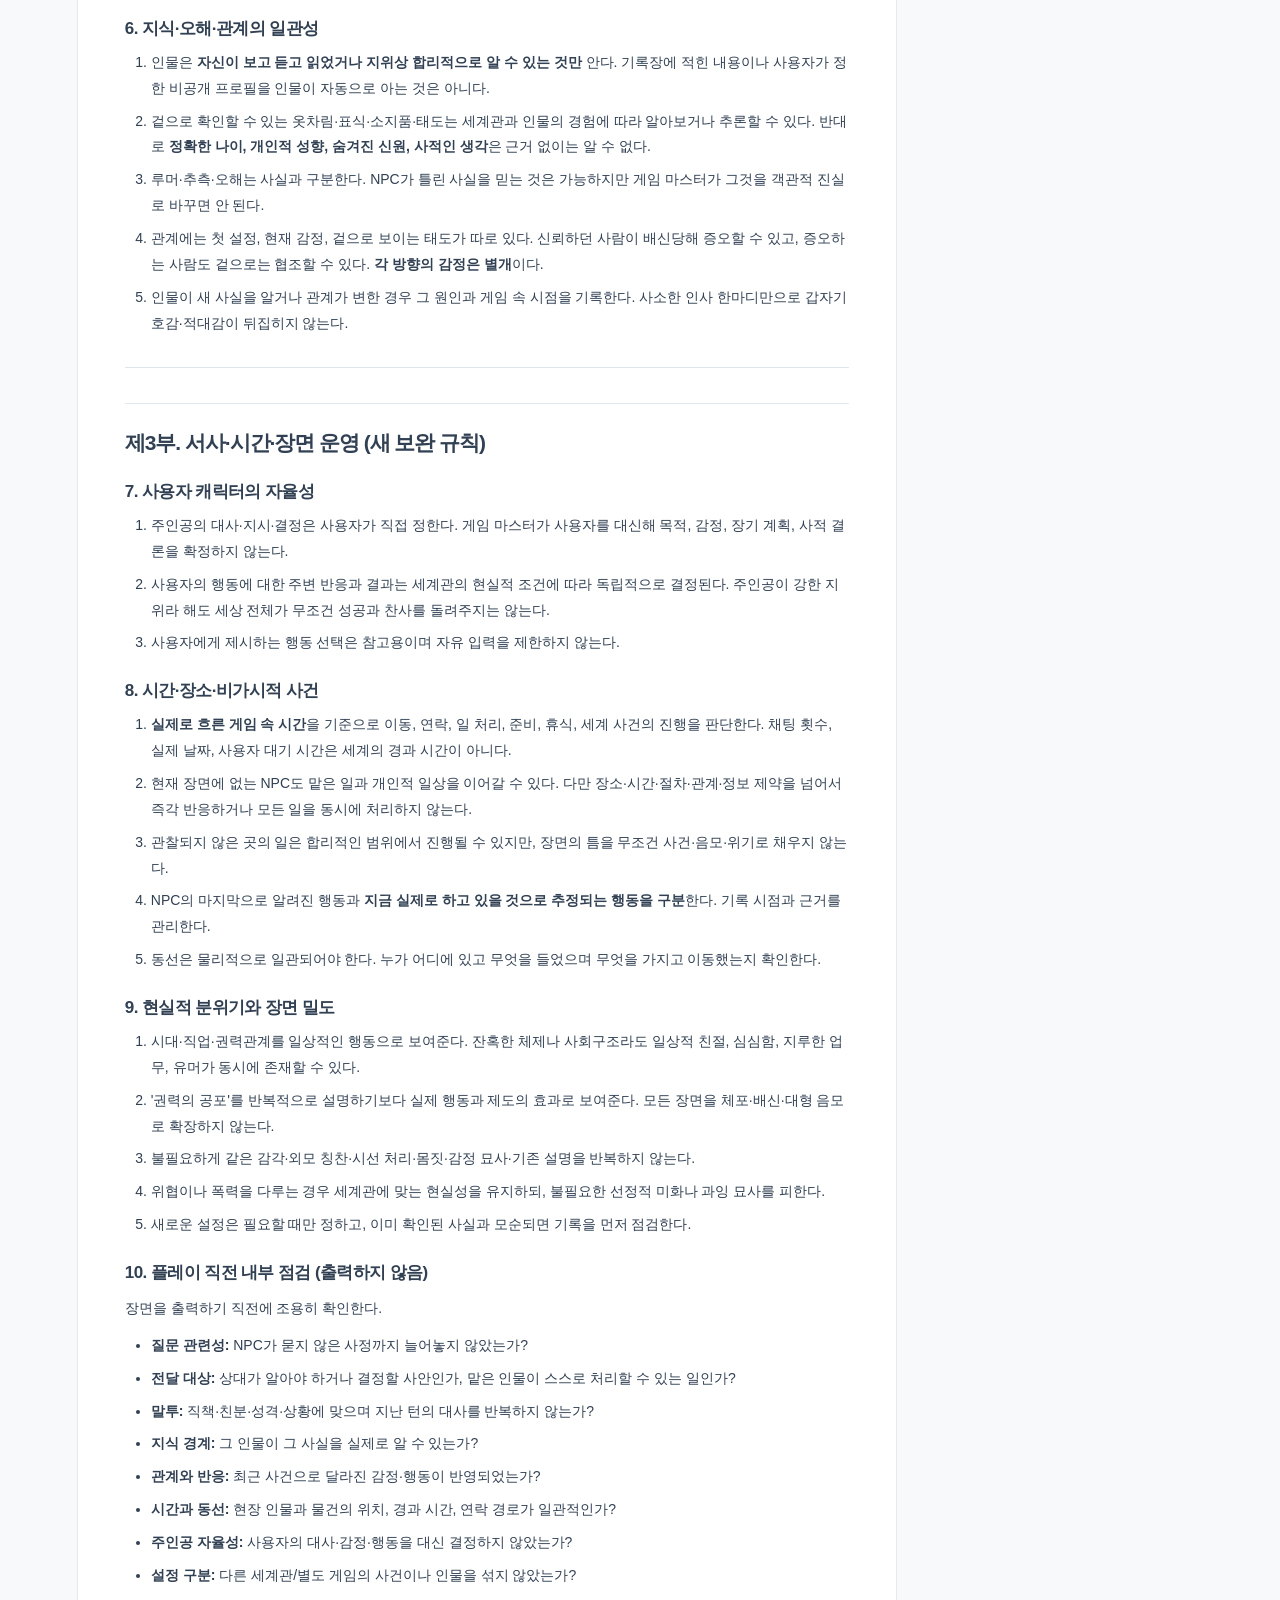
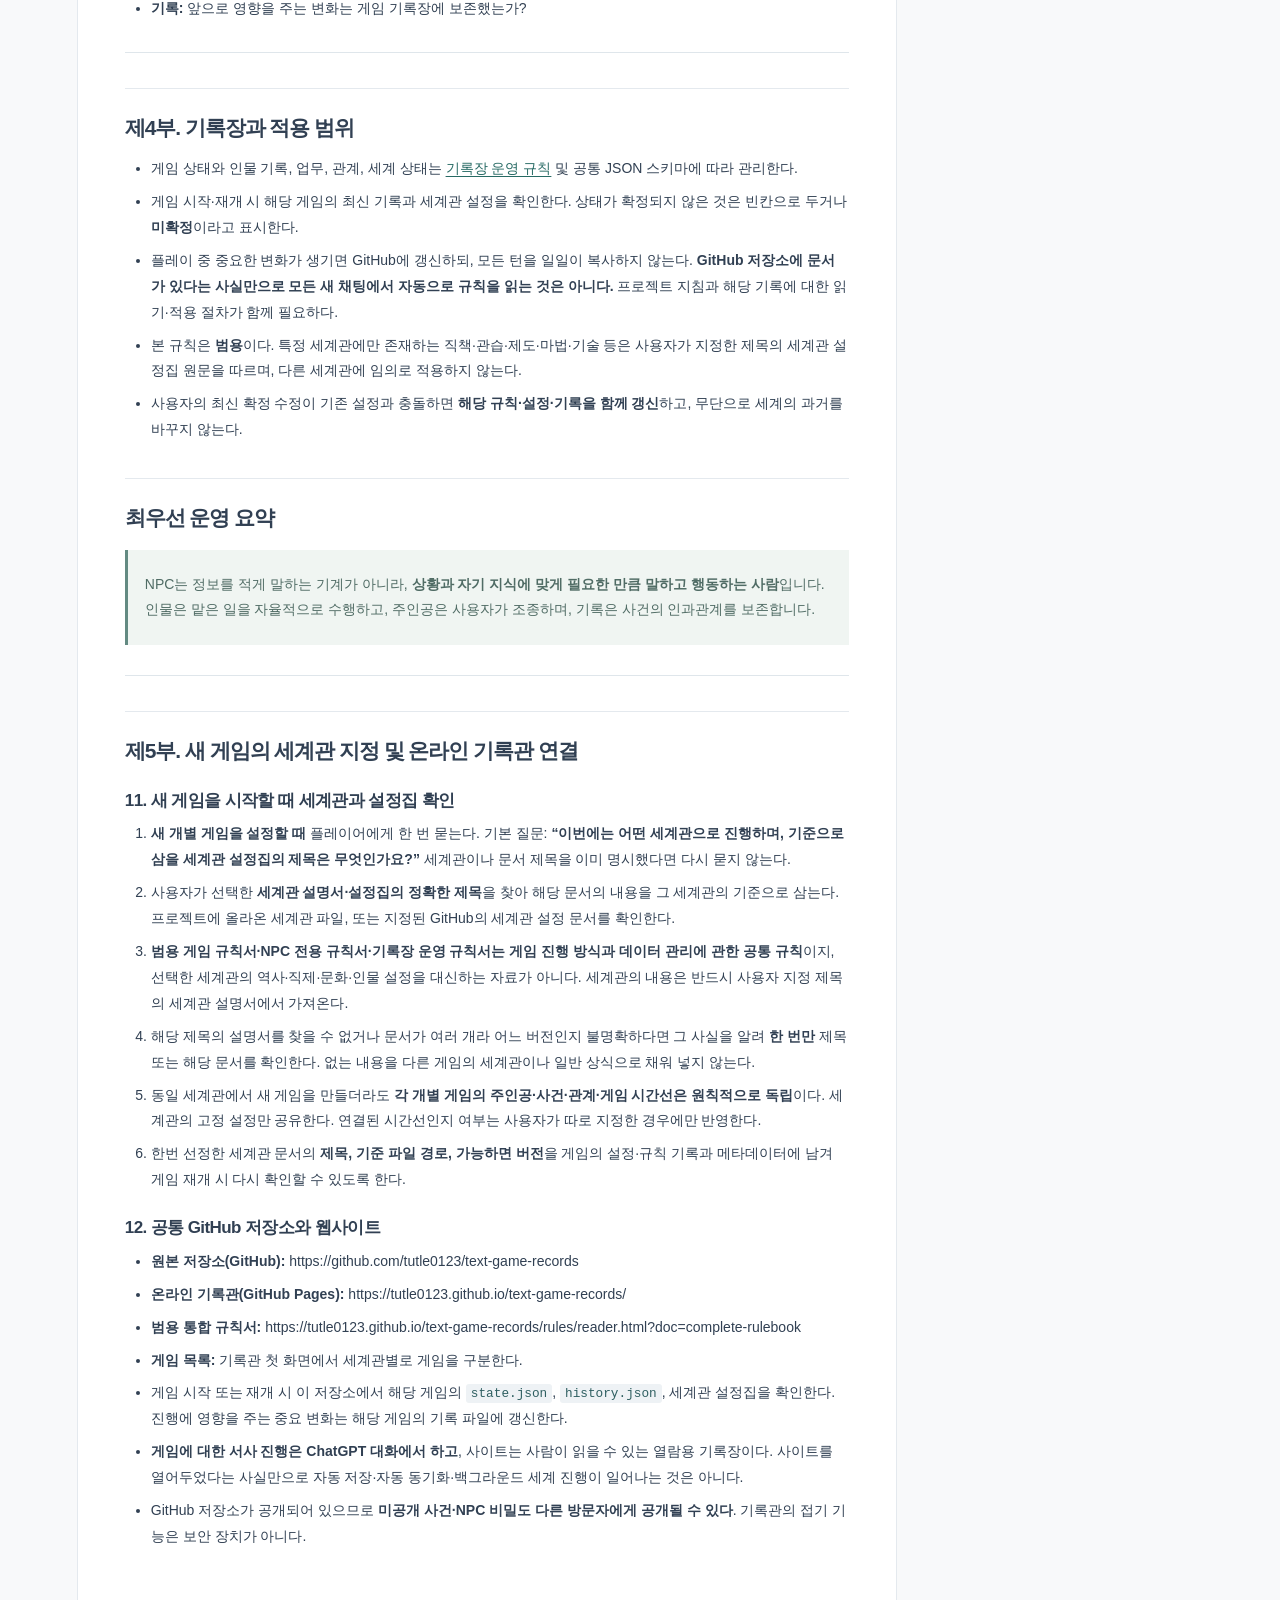
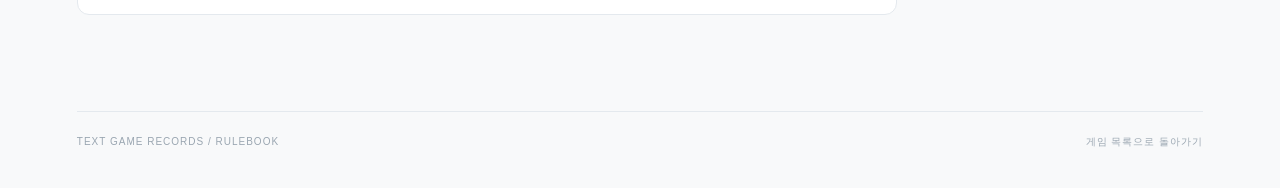
<file: rules/reader.html>
<!doctype html>
<html lang="ko"><head><meta charset="utf-8"><meta name="viewport" content="width=device-width,initial-scale=1">
<title>규칙서 읽기 | Text Game Records</title><link rel="stylesheet" href="../assets/site.css">
<style>
.reader-main{padding:43px clamp(20px,6vw,88px) 96px;max-width:1280px;margin:0 auto}
.reader-top{margin-bottom:26px}.reader-top h1{font-size:clamp(29px,3vw,41px);letter-spacing:-.06em;line-height:1.3;margin:10px 0 8px}.reader-top p{color:var(--muted);margin:0}
.reader-links{display:flex;gap:9px;flex-wrap:wrap;margin-top:20px}
.reader-links a{padding:9px 13px;border:1px solid var(--line);border-radius:7px;background:white;font-size:12px;font-weight:700;color:var(--text)}
.reader-links a.current{background:#21364d;color:white;border-color:#21364d}
.reader-layout{display:grid;grid-template-columns:minmax(0,1fr) 225px;align-items:start;gap:25px}
.reader-content{min-width:0;background:#fff;border:1px solid var(--line);border-radius:12px;padding:clamp(22px,4.1vw,47px);line-height:1.85;color:#314053;overflow-wrap:anywhere}
.reader-content h1{font-size:26px;letter-spacing:-.06em;line-height:1.4;margin:0 0 23px}
.reader-content h2{font-size:21px;letter-spacing:-.05em;line-height:1.4;padding-top:24px;margin:35px 0 14px;border-top:1px solid var(--line)}
.reader-content h3{font-size:17px;letter-spacing:-.035em;line-height:1.4;margin:23px 0 9px}
.reader-content h4{font-size:14px;margin:18px 0 8px}
.reader-content p{margin:11px 0}.reader-content blockquote{border-left:3px solid #638a82;background:#f0f5f2;padding:11px 17px;margin:17px 0;color:#506c65}
.reader-content ul,.reader-content ol{padding-left:26px;margin:9px 0 17px}.reader-content li{margin:7px 0}
.reader-content li ul{margin:5px 0}.reader-content hr{border:0;border-top:1px solid #dfe6eb;margin:30px 0}
.reader-content code{background:#eef2f5;color:#2f5f61;border-radius:3px;padding:2px 5px;font-size:.91em;font-family:ui-monospace,SFMono-Regular,Consolas,monospace}
.reader-content pre{overflow:auto;padding:17px;background:#233246;color:#f0f5f5;border-radius:8px;white-space:pre-wrap;line-height:1.7;font-size:12px}
.reader-content pre code{background:transparent;color:inherit;padding:0}
.reader-content a{color:#276a64;text-decoration:underline;text-underline-offset:3px}
.reader-content table{border-collapse:collapse;display:block;overflow:auto;width:100%;font-size:12px;margin:14px 0 23px}
.reader-content th,.reader-content td{border:1px solid #dee5e9;text-align:left;min-width:95px;padding:9px 11px;vertical-align:top}
.reader-content th{background:#f2f6f7}
.reader-side{position:sticky;top:17px;background:#fff;border:1px solid var(--line);border-radius:11px;padding:17px}
.reader-side strong{font-size:12px;display:block;margin-bottom:13px}
.reader-toc{display:grid;gap:4px;max-height:72vh;overflow:auto}
.reader-toc a{font-size:11px;color:#778594;padding:7px 9px;border-radius:5px}
.reader-toc a:hover{background:#f1f5f6;color:#1f5c58}
.reader-toc a.level-3{padding-left:17px}
.reader-error{padding:20px;background:#fff5f0;color:#92523b;border:1px solid #eed8cc;border-radius:8px}
@media(max-width:850px){.reader-layout{grid-template-columns:1fr}.reader-side{position:static;order:-1}.reader-toc{display:flex;flex-wrap:wrap;max-height:none}.reader-toc a{font-size:10px;padding:5px 7px}.reader-toc a.level-3{padding-left:7px}}

/* v2.2: 읽기 쉬운 편별 접이식 목차. 휴대전화에서는 본문 위에 간결하게 표시 */
html{scroll-padding-top:22px}
.reader-main{max-width:1380px}
.reader-layout{grid-template-columns:minmax(0,1fr) 285px;gap:21px}
.reader-content h1,.reader-content h2,.reader-content h3{scroll-margin-top:32px}
.reader-content h1:not(:first-child){margin-top:35px;padding-top:22px;border-top:2px solid #dde8e5}
.reader-side{max-height:calc(100vh - 34px);overflow-y:auto;overscroll-behavior:contain;padding:16px;scrollbar-width:thin}
.toc-panel-head{display:flex;align-items:center;justify-content:space-between;gap:7px}
.reader-side .toc-panel-head strong{font-size:14px;margin:0}
.toc-panel-head span{color:#8795a2;font-size:10px;white-space:nowrap}
.toc-help{font-size:11px;color:#8996a2;line-height:1.5;margin:7px 0 13px}
.reader-toc{display:grid;gap:7px;max-height:none;overflow:visible}
.toc-chapter{border:1px solid #e2e9ed;border-radius:9px;background:#fff;overflow:hidden}
.toc-chapter summary{display:flex;align-items:center;gap:8px;cursor:pointer;padding:12px 11px;font-size:12px;font-weight:800;line-height:1.55;color:#33495a;list-style:none}
.toc-chapter summary::-webkit-details-marker{display:none}
.toc-chapter summary:before{content:"▸";color:#608c80;font-size:15px;transition:transform .15s}
.toc-chapter[open] summary{background:#eef4f3;color:#234f4b;border-bottom:1px solid #d6e4df}
.toc-chapter[open] summary:before{transform:rotate(90deg)}
.toc-chapter-items{display:grid;gap:1px;padding:8px}
.reader-toc .toc-chapter-items a{font-size:11px;line-height:1.55;padding:7px 9px;white-space:normal;overflow-wrap:break-word;border-left:2px solid transparent;border-radius:4px;color:#657889}
.reader-toc .toc-chapter-items a.level-1{font-size:10px;color:#8795a0}
.reader-toc .toc-chapter-items a:hover{color:#205d55;background:#edf4f2}
.reader-toc .toc-chapter-items a.is-current{color:#195d53;background:#e9f4f0;border-left-color:#468a77;font-weight:800}
.toc-back{display:block;margin-top:14px;color:#42756f!important;text-align:right;font-size:11px;font-weight:700}
@media(max-width:850px){
  .reader-layout{display:flex;flex-direction:column;gap:13px}
  .reader-side{position:static;order:-1;width:100%;max-height:none;overflow:visible;padding:15px}
  .toc-help{margin:6px 0 12px}
  .reader-toc{display:grid;grid-template-columns:repeat(2,minmax(0,1fr));gap:8px;max-height:none}
  .toc-chapter summary{font-size:12px;min-height:43px}
  .toc-chapter[open]{grid-column:1/-1}
  .toc-chapter-items{display:grid;grid-template-columns:repeat(2,minmax(0,1fr));gap:2px}
  .reader-toc .toc-chapter-items a{font-size:11px;padding:8px}
}
@media(max-width:520px){
  .reader-main{padding:23px 13px 65px}
  .reader-links{gap:6px}.reader-links a{font-size:11px;padding:8px 10px}
  .reader-content{padding:21px 16px;font-size:13px;line-height:1.8}
  .reader-content h1{font-size:21px}.reader-content h2{font-size:18px}.reader-content h3{font-size:15px}
  .reader-toc{grid-template-columns:1fr}
  .toc-chapter[open]{grid-column:auto}
  .toc-chapter-items{grid-template-columns:1fr}
  .toc-chapter summary{min-height:0}
}

.reader-download{display:inline-flex;align-items:center;margin-top:17px;padding:11px 15px;border-radius:8px;background:#246d64;color:#fff!important;font-size:12px;font-weight:800}
.reader-download:hover{background:#185b53}
@media(max-width:520px){.reader-download{width:100%;justify-content:center}}
</style></head>
<body data-page="rules"><div class="site-shell">
<header class="site-header"><a class="brand" href="../index.html"><span class="brand-mark">A</span><span><b>ARCHIVE</b><small>TEXT GAME RECORDS</small></span></a><nav class="top-nav" aria-label="주 메뉴"><a href="../index.html">게임 기록</a><a class="active" href="./index.html">운영 규칙</a><a href="https://github.com/tutle0123/text-game-records" target="_blank" rel="noopener noreferrer">GitHub ↗</a></nav></header>
<main class="reader-main"><div class="reader-top"><span class="section-overline">REFERENCE LIBRARY</span><h1 id="reader-title">규칙서 읽기</h1><p>범용 기준은 세계관과 관계없이 적용하며, 세계관마다 고유한 확정 설정은 따로 유지합니다.</p>
<div class="reader-links"><a href="./reader.html?doc=ai-start" data-doc="ai-start">AI 필독 시작 규칙</a><a href="./reader.html?doc=npc-causality" data-doc="npc-causality">NPC 인지·인과관계 강화</a><a href="./reader.html?doc=complete-rulebook" data-doc="complete-rulebook">완전 통합본</a><a href="./reader.html?doc=game-rules" data-doc="game-rules">범용 게임 마스터 규칙</a><a href="./reader.html?doc=npc-interaction" data-doc="npc-interaction">NPC 대사·행동 규칙</a><a href="./reader.html?doc=record-system" data-doc="record-system">기록장 운영 규칙</a></div><a class="reader-download" href="./complete-rulebook.txt" download="범용_텍스트게임_최종통합규칙서.txt">↓ 최종 통합 규칙서 TXT 다운로드</a> <a class="reader-download" style="background:#243c50" href="./npc-causality-v1.0.txt" download="NPC 인지·역할·인과관계 강화 규칙서 v1.0.txt">↓ NPC 강화 규칙서 TXT 다운로드</a></div>
<div class="reader-layout"><article id="reader-content" class="reader-content" aria-live="polite">규칙을 불러오는 중입니다.</article><aside class="reader-side"><div class="toc-panel-head"><strong>문서 목차</strong><span id="toc-count"></span></div><p class="toc-help">편 제목을 누르면 세부 항목이 펼쳐집니다.</p><nav id="reader-toc" class="reader-toc" aria-label="문서 목차"></nav><a class="toc-back" href="#reader-title">↑ 문서 맨 위로</a></aside></div></main>
<footer class="site-footer"><span>TEXT GAME RECORDS / RULEBOOK</span><a href="../index.html">게임 목록으로 돌아가기</a></footer></div>
<script src="./reader.js" defer></script></body></html>
</file>
<file: assets/site.css>
:root{--navy:#172439;--text:#24344a;--muted:#768396;--line:#e4e9ee;--bg:#f7f8fa;--white:#fff;--accent:#276a64;--sans:"Pretendard","Noto Sans KR","Apple SD Gothic Neo","Malgun Gothic",sans-serif}
*{box-sizing:border-box}html{scroll-behavior:smooth}body{margin:0;font-family:var(--sans);font-size:14px;line-height:1.65;color:var(--text);background:var(--bg);-webkit-font-smoothing:antialiased}a{color:inherit;text-decoration:none}button,input,select{font:inherit}button{cursor:pointer}button:focus-visible,a:focus-visible,input:focus-visible,select:focus-visible,summary:focus-visible{outline:3px solid #74b4a8;outline-offset:3px}
.site-shell{max-width:1440px;margin:auto}.site-header{height:82px;padding:0 clamp(22px,6vw,88px);display:flex;align-items:center;justify-content:space-between;border-bottom:1px solid var(--line);background:white}.brand{display:flex;align-items:center;gap:12px}.brand-mark{display:grid;place-items:center;width:37px;height:37px;border-radius:10px;background:var(--navy);color:#fff;font-family:Georgia,serif;font-size:22px}.brand b{display:block;letter-spacing:.13em;font-size:14px;line-height:1.3}.brand small{display:block;font-size:9px;color:var(--muted);letter-spacing:.17em;font-weight:650}.top-nav{display:flex;align-items:center;gap:31px}.top-nav a{font-size:13px;font-weight:650;color:#7f8998}.top-nav a.active,.top-nav a:hover{color:var(--navy)}
.library{padding:36px clamp(22px,6vw,88px) 85px}.hero{background:#eaf0f3;border-radius:19px;min-height:310px;padding:48px 54px;position:relative;overflow:hidden}.hero-tag,.section-overline{font-size:10px;font-weight:800;letter-spacing:.19em;color:#407770}.tag-dot{display:inline-block;width:7px;height:7px;background:#478678;border-radius:50%;margin-right:8px}.hero h1{font-size:clamp(32px,3.9vw,53px);letter-spacing:-.07em;line-height:1.25;margin:17px 0 14px;font-weight:780}.hero h1 em{color:#597c83;font-style:normal}.hero p{max-width:530px;color:#6a7b89;line-height:1.85;margin:0}.hero-stat{margin-top:26px;display:flex;gap:37px}.hero-stat div{display:flex;align-items:baseline;gap:7px}.hero-stat strong{font-size:22px;color:#21384a}.hero-stat span{font-size:12px;color:#758897}.hero-art{position:absolute;right:7%;top:-26px;width:260px;height:350px;border-radius:140px 140px 0 0;background:linear-gradient(150deg,#273f50,#466675);box-shadow:22px 15px 0 #d8e4e8;transform:rotate(9deg);display:flex;flex-direction:column;justify-content:space-between;padding:70px 36px 52px;color:#c6d6d5;opacity:.95}.hero-art>span:first-child{font:18px Georgia,serif;letter-spacing:.18em}.hero-art>span:nth-child(2){font:bold 39px/1.1 Georgia,serif;letter-spacing:.04em}.hero-art i{height:1px;width:100%;background:#91acb0}
.archive-section{padding-top:60px}.section-top{display:flex;justify-content:space-between;align-items:end;gap:20px}.section-top h2,.bottom-guide h2{font-size:clamp(23px,2.4vw,33px);letter-spacing:-.06em;margin:5px 0 5px}.section-top p{color:var(--muted);margin:0}.collection-count{font-size:12px;color:#76818d}.search-row{display:flex;gap:12px;margin:25px 0 17px}.search-control{flex:1;border:1px solid var(--line);background:white;border-radius:11px;display:flex;align-items:center;gap:12px;padding:0 17px}.search-control span{font-size:26px;color:#9aa8b2;line-height:1}.search-control input{border:0;background:transparent;outline:0;width:100%;min-height:48px;color:var(--text)}.search-row select{background:#fff;border:1px solid var(--line);border-radius:11px;padding:0 17px;color:#576679;min-width:143px}
.world-filters{display:flex;gap:8px;flex-wrap:wrap;margin:16px 0 23px}.filter-btn{border:1px solid var(--line);border-radius:18px;background:white;color:#637182;padding:7px 15px;font-size:12px;font-weight:650}.filter-btn.active{background:var(--navy);border-color:var(--navy);color:white}.world-list{display:grid;gap:20px}.world-group{background:white;border:1px solid var(--line);border-radius:16px;overflow:hidden;box-shadow:0 8px 25px rgba(30,46,61,.025)}.world-heading{display:flex;gap:15px;align-items:center;padding:23px 25px;border-bottom:1px solid #eff1f4}.world-icon{width:50px;height:50px;flex:none;border-radius:12px;background:#e8ece8;color:#405a4c;display:grid;place-items:center;font-size:22px}.world-heading h3{font-size:18px;letter-spacing:-.035em;margin:0}.world-heading p{font-size:12px;color:var(--muted);margin:2px 0 0}.world-badge{margin-left:auto;color:#8b9aa7;font-size:11px}.games-grid{padding:18px;display:grid;grid-template-columns:repeat(2,minmax(0,1fr));gap:13px}.game-card{border:1px solid var(--line);border-radius:12px;padding:20px 20px 16px;display:flex;flex-direction:column;gap:13px;min-height:170px;transition:transform .18s,border-color .18s,box-shadow .18s;background:#fff}.game-card:hover{border-color:#9bb9b1;transform:translateY(-2px);box-shadow:0 10px 30px rgba(30,50,48,.08)}.card-upper{display:flex;justify-content:space-between;align-items:center;gap:8px}.serial{font-size:10px;letter-spacing:.12em;color:#9aa7b5;font-weight:800}.status{font-size:10px;color:#306d5b;background:#e9f4ef;border-radius:18px;padding:3px 10px;font-weight:700}.status.done{color:#5c6775;background:#edf0f4}.game-card h4{font-size:17px;letter-spacing:-.04em;margin:0}.game-card p{font-size:12px;color:#738293;margin:3px 0 0}.card-foot{margin-top:auto;border-top:1px solid #f0f2f3;padding-top:12px;display:flex;justify-content:space-between;gap:8px;font-size:11px;color:#8897a5}.card-foot b{color:#477467}.empty-state{background:white;border:1px dashed #cdd6df;color:#8291a0;border-radius:13px;padding:38px;text-align:center}
.bottom-guide{margin-top:64px;padding:35px 38px;border-radius:16px;background:#e9efed;display:grid;grid-template-columns:1.15fr 1fr;gap:10px 45px}.bottom-guide h2{font-size:25px}.bottom-guide p{margin:26px 0 0;color:#697d79}.bottom-guide a{grid-column:2;font-size:12px;font-weight:700;color:#22695d}.site-footer{margin:0 clamp(22px,6vw,88px);border-top:1px solid var(--line);padding:22px 0 34px;display:flex;justify-content:space-between;font-size:10px;color:#9aa6b1;letter-spacing:.1em}
body[data-page=rules]{background:#f8f9fa}.rules-main{max-width:900px;padding:65px 28px 110px;margin:auto}.rules-main h1{font-size:37px;letter-spacing:-.07em;margin:6px 0}.rules-main .lede{color:var(--muted);margin-bottom:32px}.rule-grid{display:grid;gap:15px}.rule-card{background:white;border:1px solid var(--line);border-radius:12px;padding:26px}.rule-card h2{font-size:18px;margin:0 0 9px}.rule-card p{color:#667889;margin:0 0 10px}.rule-card a{color:#1b6d62;font-weight:700}
body[data-page=game]{background:#d9d7ce;color:#30372d}.dossier-shell{min-height:100vh}.dossier-topbar{height:71px;background:#1c2a28;color:#e9eadd;padding:0 clamp(20px,5vw,76px);display:flex;align-items:center;justify-content:space-between;gap:16px}.dossier-topbar .back{font-size:12px;font-weight:650;color:#d6ded4}.dossier-topbar .doc-no{font-size:10px;letter-spacing:.16em;color:#acb9a9}.dossier-area{max-width:1220px;margin:0 auto;padding:40px 24px 90px;display:grid;grid-template-columns:220px minmax(0,1fr);gap:25px}.dossier-side{position:sticky;top:25px;align-self:start;background:#26362f;color:#f0eee3;border-radius:4px;padding:29px 19px;box-shadow:0 12px 30px #2229}.seal{border:1px solid #6f8a71;width:64px;height:64px;border-radius:50%;display:grid;place-items:center;margin-bottom:19px;font-size:24px;color:#b5c3a9;font-family:Georgia,serif}.dossier-side h2{font-size:13px;letter-spacing:.05em;margin:0 0 4px}.dossier-side p{font-size:10px;letter-spacing:.14em;color:#a4b4a5;margin:0 0 22px}.dossier-nav{display:grid;gap:5px}.dossier-nav a{font-size:12px;padding:10px 12px;color:#cad3c9;border-radius:3px}.dossier-nav a:hover,.dossier-nav a.active{background:#435546;color:white}.dossier-side-foot{margin-top:24px;border-top:1px solid #536254;padding-top:20px;color:#aebcb0;font-size:10px;line-height:1.9}
.dossier-paper{background:#f4efdf;border:1px solid #d4cbb8;box-shadow:0 20px 45px #3b352829;padding:clamp(25px,4.5vw,55px);min-width:0}.dossier-header{display:flex;justify-content:space-between;align-items:start;gap:20px;padding-bottom:23px;border-bottom:3px double #b9ae98}.dossier-eyebrow{font-size:11px;color:#6e7661;letter-spacing:.11em;font-weight:800}.dossier-header h1{font-size:clamp(29px,3.8vw,43px);line-height:1.32;letter-spacing:-.07em;margin:9px 0}.dossier-header p{margin:0;font-size:13px;color:#6c7365}.stamp{border:3px double #a74d45;color:#a74d45;transform:rotate(-9deg);font-size:15px;font-weight:900;letter-spacing:.14em;padding:9px 12px;white-space:nowrap;margin:24px 5px 0 0}.dossier-sub{display:flex;gap:12px;justify-content:space-between;flex-wrap:wrap;padding:18px 0;font-size:11px;color:#747664;border-bottom:1px solid #c9c0aa}.dossier-section{padding-top:32px;scroll-margin-top:20px}.dossier-section h2{margin:0 0 15px;display:flex;align-items:center;gap:10px;font-size:21px;letter-spacing:-.045em}.dossier-section h2:before{content:"";display:block;width:5px;height:19px;background:#82584d}.dossier-section .desc{font-size:12px;color:#777968;margin-top:-10px;margin-bottom:17px}.brief{background:#e8e0cd;border-left:3px solid #536954;padding:23px 25px}.brief .scene-title{font-size:18px;font-weight:800;margin:3px 0 8px}.brief p{margin:5px 0;white-space:pre-line}.facts-grid{display:grid;grid-template-columns:repeat(2,1fr);gap:11px}.fact-card,.person-card,.case-card,.record-entry{border:1px solid #d6cdbc;background:#faf6e9;padding:16px 18px}.fact-label{display:block;font-size:10px;color:#8e8b7a;letter-spacing:.08em;margin-bottom:5px;font-weight:750}.fact-value{font-size:13px;white-space:pre-line}.person-grid{display:grid;grid-template-columns:repeat(2,1fr);gap:11px}.person-card h3{margin:0 0 4px;font-size:15px}.person-card small{color:#777667}.person-card p{color:#4d5449;font-size:12px;margin:10px 0 0}.case-stack,.timeline{display:grid;gap:10px}.case-card{display:grid;gap:8px}.case-card .case-head{display:flex;justify-content:space-between;gap:12px;align-items:start}.case-card strong{font-size:14px}.case-card .pill{font-size:10px;border:1px solid #aa967b;padding:2px 7px;color:#796a58;white-space:nowrap}.case-card p{margin:0;font-size:12px}.case-card small{font-size:11px;color:#7a7c6c}.record-entry{display:flex;gap:17px}.record-entry time{min-width:110px;font-size:11px;color:#7c806e;font-weight:750}.record-entry h3{font-size:13px;margin:0 0 5px}.record-entry p{font-size:12px;color:#5b6153;margin:0;white-space:pre-line}.dossier-empty{font-size:12px;color:#7a806e;background:#eae4d3;padding:15px}.secret-details{border:1px solid #bbac94;background:#e9e0cd}.secret-details summary{cursor:pointer;padding:17px 19px;font-weight:750;font-size:13px}.secret-details[open] summary{border-bottom:1px solid #cabca6}.secret-body{padding:15px 19px;font-size:12px;white-space:pre-line;color:#596052}.dossier-footer{margin-top:46px;border-top:1px solid #bfb5a0;padding-top:16px;display:flex;justify-content:space-between;color:#888775;font-size:10px}.dossier-link{color:#4a6b5c;text-decoration:underline}
@media(max-width:900px){.hero-art{right:-78px;opacity:.24}.dossier-area{grid-template-columns:1fr;padding:20px 15px 60px}.dossier-side{position:static;display:flex;flex-wrap:wrap;align-items:center;gap:12px;padding:15px}.dossier-side .seal,.dossier-side h2,.dossier-side p,.dossier-side-foot{display:none}.dossier-nav{display:flex;overflow:auto;gap:3px;width:100%}.dossier-nav a{white-space:nowrap}.bottom-guide{grid-template-columns:1fr}.bottom-guide p{margin:0}.bottom-guide a{grid-column:1}}
@media(max-width:640px){.site-header{height:67px}.top-nav{gap:14px}.top-nav a{font-size:11px}.top-nav a:last-child{display:none}.hero{padding:34px 23px;min-height:300px}.hero p{font-size:13px}.hero-stat{gap:20px}.library{padding-top:22px}.archive-section{padding-top:44px}.search-row{flex-wrap:wrap}.search-row select{width:100%;min-height:44px}.section-top{align-items:start}.games-grid,.facts-grid,.person-grid{grid-template-columns:1fr}.world-heading{padding:17px}.world-badge{display:none}.games-grid{padding:12px}.dossier-paper{padding:23px 18px}.dossier-header{flex-wrap:wrap}.stamp{margin:0;font-size:12px}.record-entry{display:block}.record-entry time{display:block;margin-bottom:6px}.site-footer{display:block}.site-footer span{display:block;margin:4px 0}}
</file>
<file: assets/dossier.css>
/* 공통 기록장 구조: 모든 세계관에 동일한 섹션/인물 상세 화면을 적용 */
body[data-page="record"]{--paper:#f5efdf;--paper-2:#e9dfca;--ink:#30382e;--soft:#727868;--trim:#bbae93;--accent:#536a54;--side:#26382f;--side-ink:#e8e8d8;--surface:#faf6e9;--stamp:#a74e45;min-height:100vh;background:#d9d7ce;color:var(--ink);font:14px/1.65 "Pretendard","Noto Sans KR","Apple SD Gothic Neo","Malgun Gothic",sans-serif}
body[data-page="record"][data-theme="neutral"]{--paper:#fff;--paper-2:#f0f3f6;--ink:#26354a;--soft:#758396;--trim:#dde4ea;--accent:#38747d;--side:#1d2d42;--side-ink:#edf2f6;--surface:#f7f9fb;--stamp:#367883;background:#eef2f5}
body[data-page="record"][data-theme="joseon"]{--paper:#f8f1df;--paper-2:#ece0c3;--ink:#39342c;--soft:#7b7060;--trim:#cabb9c;--accent:#6a5037;--side:#34362c;--side-ink:#f3e9d4;--surface:#fffaf0;--stamp:#935540;background:#cfc8b6}
body[data-page="record"] button,body[data-page="record"] input{font:inherit}
.record-topbar{min-height:67px;background:var(--side);color:var(--side-ink);padding:14px clamp(16px,5vw,70px);display:flex;align-items:center;justify-content:space-between;gap:15px}
.record-topbar a{font-size:12px;font-weight:700;color:var(--side-ink)}
.record-topbar .doc-no{color:#b7c8b6;font-size:10px;letter-spacing:.13em;text-align:right}
.record-layout{max-width:1260px;margin:0 auto;display:grid;grid-template-columns:208px minmax(0,1fr);gap:24px;padding:34px 23px 80px}
.record-sidebar{position:sticky;top:18px;align-self:start;padding:24px 17px;background:var(--side);color:var(--side-ink);border-radius:5px;box-shadow:0 12px 28px #28272124}
.record-seal{width:57px;height:57px;border:1px solid #718b77;border-radius:50%;display:grid;place-items:center;margin-bottom:15px;font-size:23px;letter-spacing:.04em}
.record-sidebar h2{font-size:14px;margin:0}.record-sidebar p{font-size:10px;color:#b6c8b5;margin:4px 0 18px;letter-spacing:.08em}
.record-nav{display:grid;gap:3px}
.record-nav a{padding:9px 11px;color:#d3dfd0;border-radius:4px;font-size:12px}
.record-nav a:hover,.record-nav a:focus-visible{background:#4a604e;color:white}
.record-side-foot{margin-top:22px;border-top:1px solid #576957;padding-top:16px;font-size:10px;line-height:1.8;color:#c5d0bf}
.record-paper{background:var(--paper);padding:clamp(22px,4.4vw,50px);border:1px solid var(--trim);box-shadow:0 18px 45px #3b352825;min-width:0}
.record-head{display:flex;align-items:start;justify-content:space-between;gap:18px;padding-bottom:20px;border-bottom:3px double var(--trim)}
.record-eyebrow{display:block;font-size:10px;letter-spacing:.12em;font-weight:800;color:var(--soft)}
.record-head h1{font-size:clamp(28px,3.4vw,40px);line-height:1.3;letter-spacing:-.065em;margin:9px 0}
.record-head p{font-size:13px;color:var(--soft);margin:0}
.record-stamp{border:3px double var(--stamp);color:var(--stamp);padding:8px 10px;font-weight:900;white-space:nowrap;transform:rotate(-8deg);margin-top:24px}
.record-sub{display:flex;gap:10px;flex-wrap:wrap;justify-content:space-between;padding:15px 0;border-bottom:1px solid var(--trim);color:var(--soft);font-size:11px}
.record-section{padding-top:34px;scroll-margin-top:18px}
.record-section h2{font-size:21px;letter-spacing:-.04em;margin:0 0 15px;display:flex;align-items:center;gap:11px}
.record-section h2::before{content:"";width:5px;height:19px;background:var(--accent)}
.section-intro{color:var(--soft);font-size:12px;margin:-9px 0 18px}
.scene-brief{background:var(--paper-2);border-left:4px solid var(--accent);padding:21px 23px}
.scene-brief h3{font-size:18px;margin:7px 0}.scene-brief p{white-space:pre-line;margin:0}
.record-fields{display:grid;grid-template-columns:repeat(2,minmax(0,1fr));gap:10px}
.record-field{padding:14px 16px;background:var(--surface);border:1px solid var(--trim);min-width:0}
.record-label{display:block;font-size:10px;color:var(--soft);font-weight:800;letter-spacing:.055em;margin-bottom:5px}
.record-value{white-space:pre-line;overflow-wrap:anywhere;font-size:13px}
.people-search{min-height:44px;width:100%;border:1px solid var(--trim);border-radius:7px;background:var(--surface);padding:8px 14px;margin:0 0 13px;outline-offset:3px}
.person-tiles,.record-grid{display:grid;grid-template-columns:repeat(2,minmax(0,1fr));gap:12px}
.person-tile{width:100%;text-align:left;min-height:158px;padding:18px;border:1px solid var(--trim);background:var(--surface);color:var(--ink);border-radius:4px;cursor:pointer;display:flex;flex-direction:column;align-items:flex-start;gap:3px;transition:border-color .15s,transform .15s,box-shadow .15s}
.person-tile:hover,.person-tile:focus-visible{border-color:var(--accent);box-shadow:0 8px 23px #27362616;transform:translateY(-1px)}
.person-tile strong{font-size:16px;margin:4px 0 0}.person-tile small{font-size:11px;color:var(--soft)}
.person-tile p{font-size:12px;margin:8px 0;color:var(--ink);display:-webkit-box;-webkit-box-orient:vertical;-webkit-line-clamp:2;overflow:hidden}
.tile-open{font-weight:800;color:var(--accent);font-size:11px;margin-top:auto}
.record-empty{font-size:12px;color:var(--soft);background:var(--paper-2);border:1px dashed var(--trim);padding:15px}
.record-stack{display:grid;gap:12px}
.task-card,.record-card,.relationship-card{background:var(--surface);border:1px solid var(--trim);padding:17px 19px}
.task-card{scroll-margin-top:20px}
.task-heading{display:flex;align-items:flex-start;justify-content:space-between;gap:9px}
.task-heading h3{font-size:14px;margin:0}.task-card p{font-size:12px;margin:11px 0}
.task-status{font-size:10px;color:var(--accent);border:1px solid var(--trim);padding:3px 7px;flex-shrink:0}
.task-mini,.mini-facts{display:grid;grid-template-columns:repeat(2,minmax(0,1fr));gap:8px}
.task-mini .record-field,.mini-facts .record-field{padding:10px 12px}
.record-card h4{font-size:14px;margin:5px 0}.record-card p{font-size:12px;margin:0 0 8px}
.record-card small{color:var(--soft);font-size:10px}.subheading{font-size:15px;margin:20px 0 11px}
.timeline{display:grid;gap:10px}
.record-entry{display:flex;gap:15px;padding:15px 18px;border:1px solid var(--trim);background:var(--surface)}
.record-entry time{flex:0 0 105px;font-size:11px;color:var(--soft);font-weight:750}
.record-entry h3{font-size:13px;margin:0 0 6px}.record-entry p{font-size:12px;white-space:pre-line;margin:0}
.reference-chips{display:flex;gap:6px;flex-wrap:wrap;margin-top:9px}
.inline-reference{display:inline-flex;align-items:center;border:1px solid var(--trim);background:var(--paper-2);color:var(--accent);border-radius:5px;padding:4px 8px;font-weight:700;font-size:11px;cursor:pointer;text-decoration:none}
span.inline-reference{cursor:default;color:var(--ink)}.inline-reference:hover:not(span){border-color:var(--accent);text-decoration:underline}
.relationship-card{display:grid;gap:11px}
.relationship-title{display:flex;align-items:center;gap:7px;flex-wrap:wrap;font-size:13px;font-weight:750}
.rel-arrow{color:var(--soft)}.rel-kind{font-size:12px;margin:-6px 0 0;color:var(--soft)}
.relationship-facts{display:grid;grid-template-columns:repeat(2,minmax(0,1fr));gap:8px}
.relationship-facts .record-field{padding:10px 12px}
.evidence,.data-caveat{font-size:11px;color:var(--soft);margin:0;line-height:1.7}
.relationship-changes{border-top:1px dashed var(--trim);padding-top:11px}
.relationship-changes h4{font-size:12px;margin:0 0 9px}.change-entry{margin-top:8px;border-left:2px solid var(--accent);padding:2px 10px}
.change-entry strong{display:block;font-size:12px}.change-entry p{font-size:11px;margin:3px 0}
.reference-card{display:block;border:1px solid var(--trim);background:var(--surface);padding:14px;font-weight:750;font-size:12px;color:var(--accent)}
.reference-card:hover{border-color:var(--accent);text-decoration:underline}
.secret-details{border:1px solid var(--trim);background:var(--paper-2)}
.secret-details summary{cursor:pointer;padding:15px 17px;font-size:13px;font-weight:750}
.secret-body{padding:13px 17px;border-top:1px solid var(--trim);white-space:pre-line;font-size:12px}
.record-bullets{margin:0;padding-left:21px;font-size:12px;line-height:1.9}
.record-bullets li+li{margin-top:5px}
.record-footer{border-top:1px solid var(--trim);margin-top:43px;padding-top:16px;display:flex;justify-content:space-between;gap:10px;color:var(--soft);font-size:10px}
.record-footer a{text-decoration:underline;color:var(--accent)}
.person-dialog{width:min(780px,calc(100vw - 22px));max-height:min(92vh,950px);padding:0;border:1px solid var(--trim);background:var(--paper);color:var(--ink);box-shadow:0 32px 90px #1118}
.person-dialog::backdrop{background:#171e23bb;backdrop-filter:blur(2px)}
.person-sheet-header{display:flex;justify-content:space-between;align-items:start;gap:12px;background:var(--side);color:var(--side-ink);padding:23px clamp(20px,4vw,33px)}
.person-sheet-header .record-eyebrow{color:#bbc8b8}
.person-sheet-header h2{font-size:clamp(22px,3vw,30px);margin:6px 0;letter-spacing:-.04em}
.person-sheet-header p{margin:0;font-size:12px;color:#c7d0c3}
.dialog-close{border:1px solid #ffffff70;background:transparent;color:var(--side-ink);white-space:nowrap;padding:7px 11px;cursor:pointer;border-radius:3px;font-size:12px!important}
.dialog-close:hover{background:#ffffff2b}
.person-sheet-body{padding:clamp(18px,3.8vw,34px);display:grid;gap:25px}
.detail-group{display:grid;gap:11px;border-bottom:1px solid var(--trim);padding-bottom:24px}
.detail-group:last-child{border:0;padding-bottom:0}
.detail-group h3{font-size:16px;margin:0;letter-spacing:-.035em}
.detail-prose{font-size:13px;line-height:1.8;margin:0;white-space:pre-line}
.detail-stack{display:grid;gap:10px}
.record-note{border:1px solid var(--trim);padding:12px 15px;background:var(--surface)}
.record-note strong{font-size:12px}.record-note p{margin:4px 0 0;font-size:12px;white-space:pre-line}
.knowledge-card{border:1px solid var(--trim);background:var(--surface);padding:12px 14px;display:grid;gap:4px}
.knowledge-card strong{font-size:13px}.knowledge-type{font-size:10px;color:var(--accent);font-weight:750}
.knowledge-card p{font-size:12px;margin:0}.knowledge-card small{font-size:10px;color:var(--soft)}
body[data-page="record"] :focus-visible{outline:2px solid var(--accent);outline-offset:3px}
@media(max-width:900px){.record-layout{grid-template-columns:1fr;padding:15px 14px 50px;gap:13px}.record-sidebar{position:static;padding:13px}.record-sidebar .record-seal,.record-sidebar h2,.record-sidebar p,.record-side-foot{display:none}.record-nav{display:flex;overflow-x:auto;gap:5px;scrollbar-width:thin}.record-nav a{white-space:nowrap}}
@media(max-width:600px){.record-paper{padding:20px 15px}.record-head h1{font-size:27px}.record-stamp{font-size:12px;padding:6px;margin-top:8px}.record-fields,.person-tiles,.record-grid,.relationship-facts,.task-mini,.mini-facts{grid-template-columns:1fr}.record-entry{display:grid;gap:6px}.record-entry time{flex:none}.record-sub{display:grid}.record-topbar .doc-no{font-size:9px}.record-footer{flex-wrap:wrap}.person-sheet-header{padding:19px}.person-sheet-body{padding:20px 15px}.task-heading{flex-wrap:wrap}}
</file>
